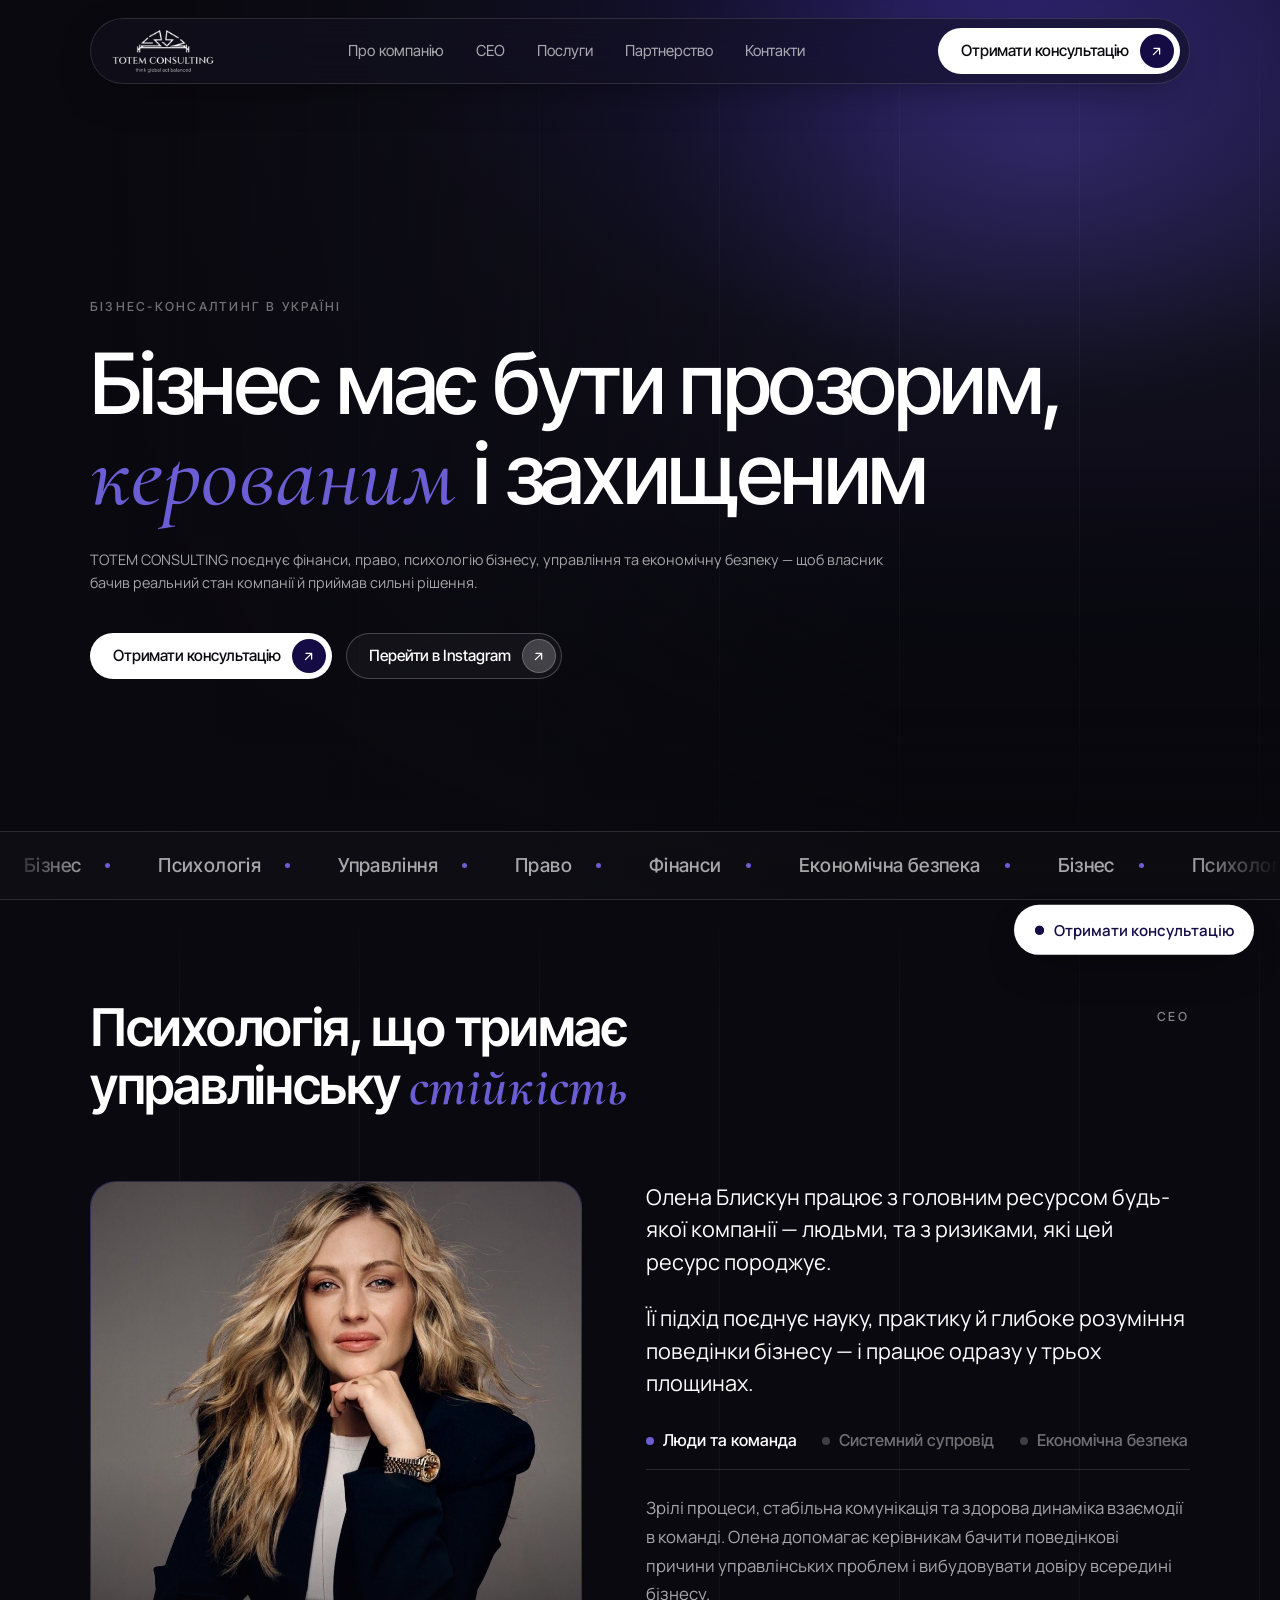
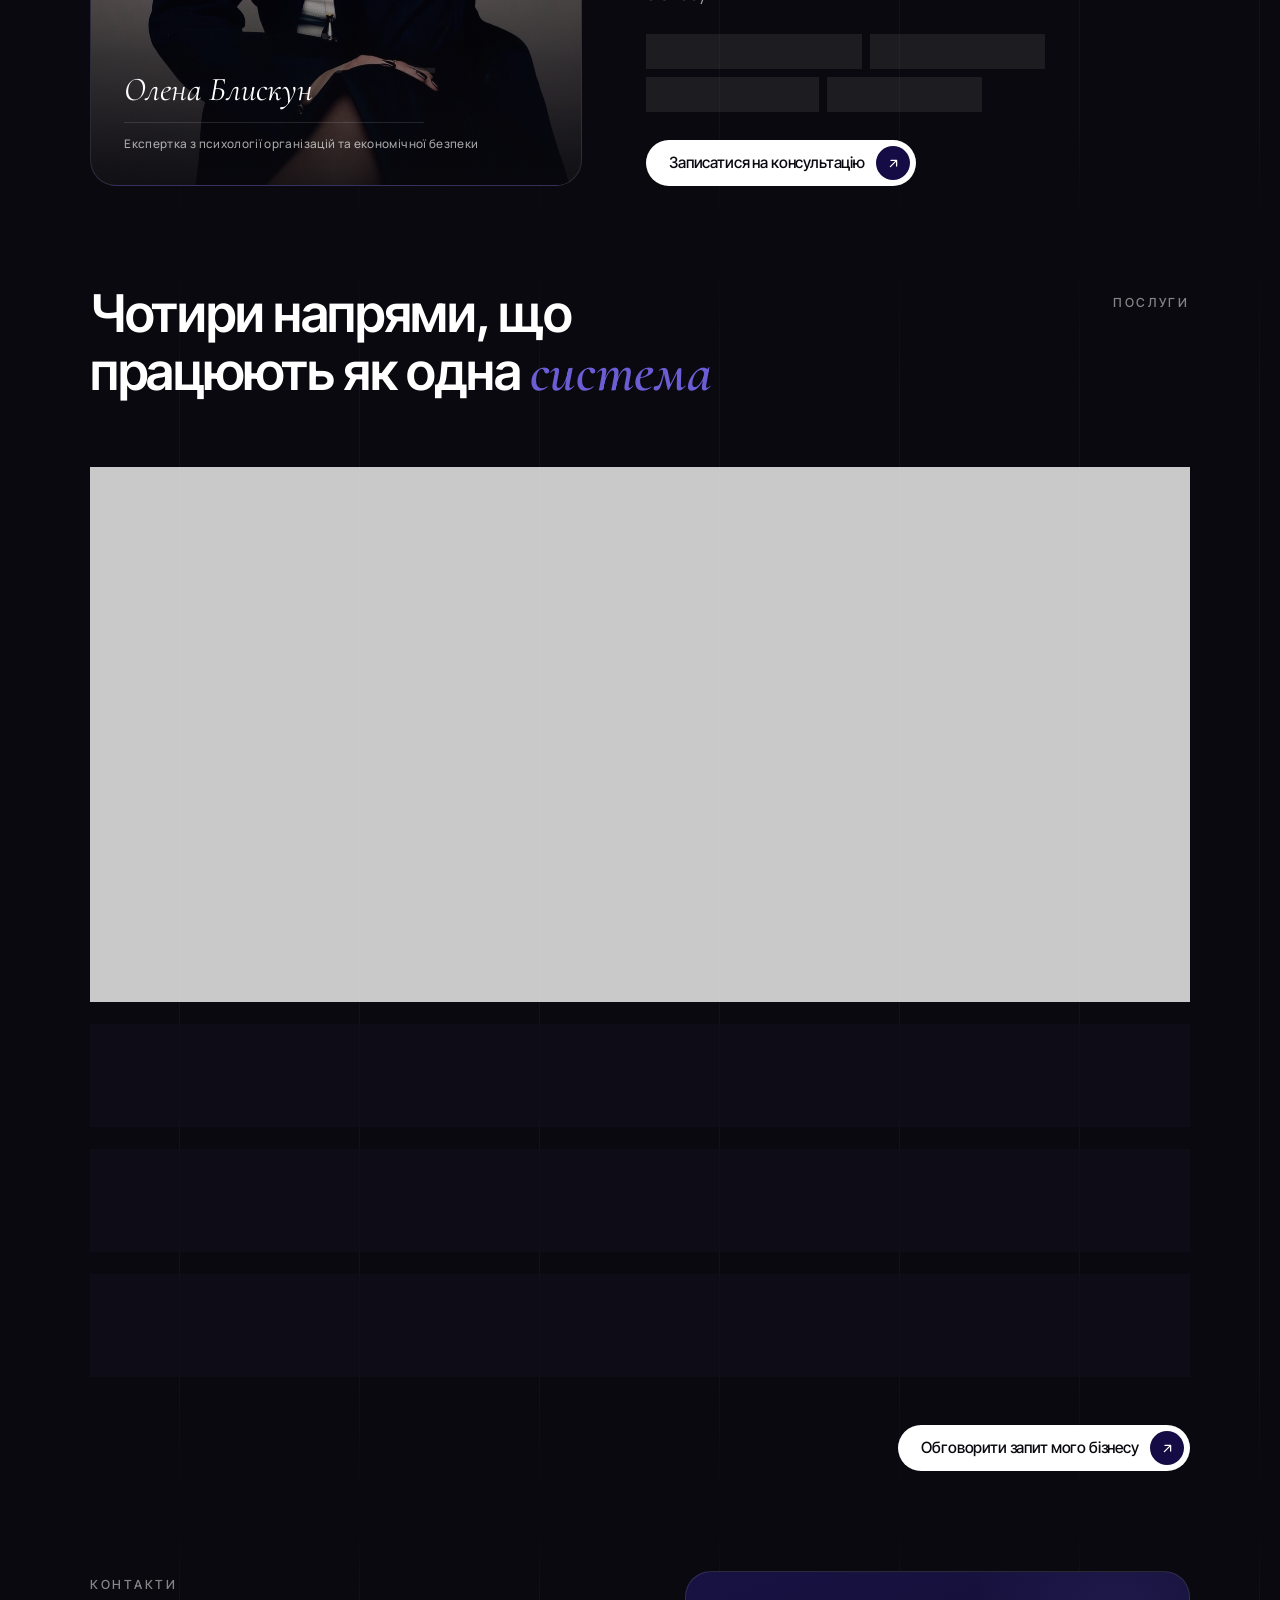
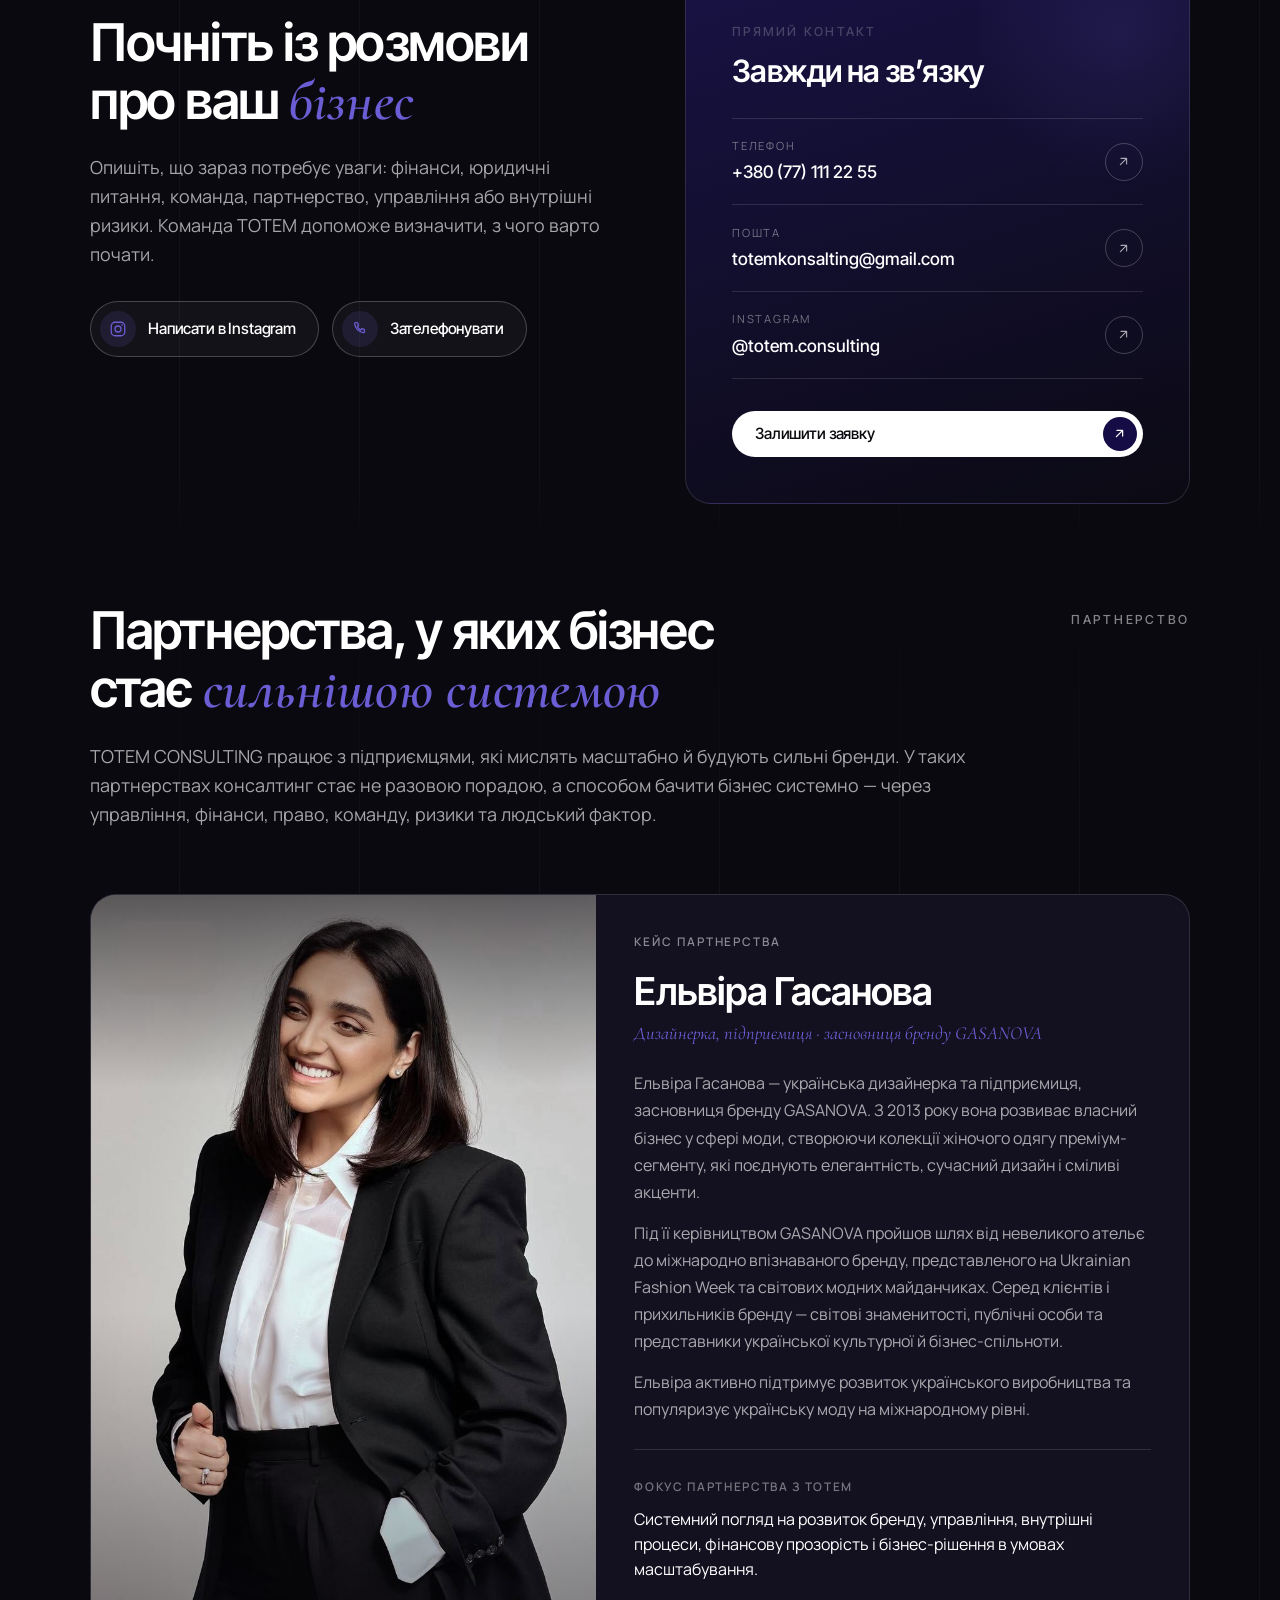
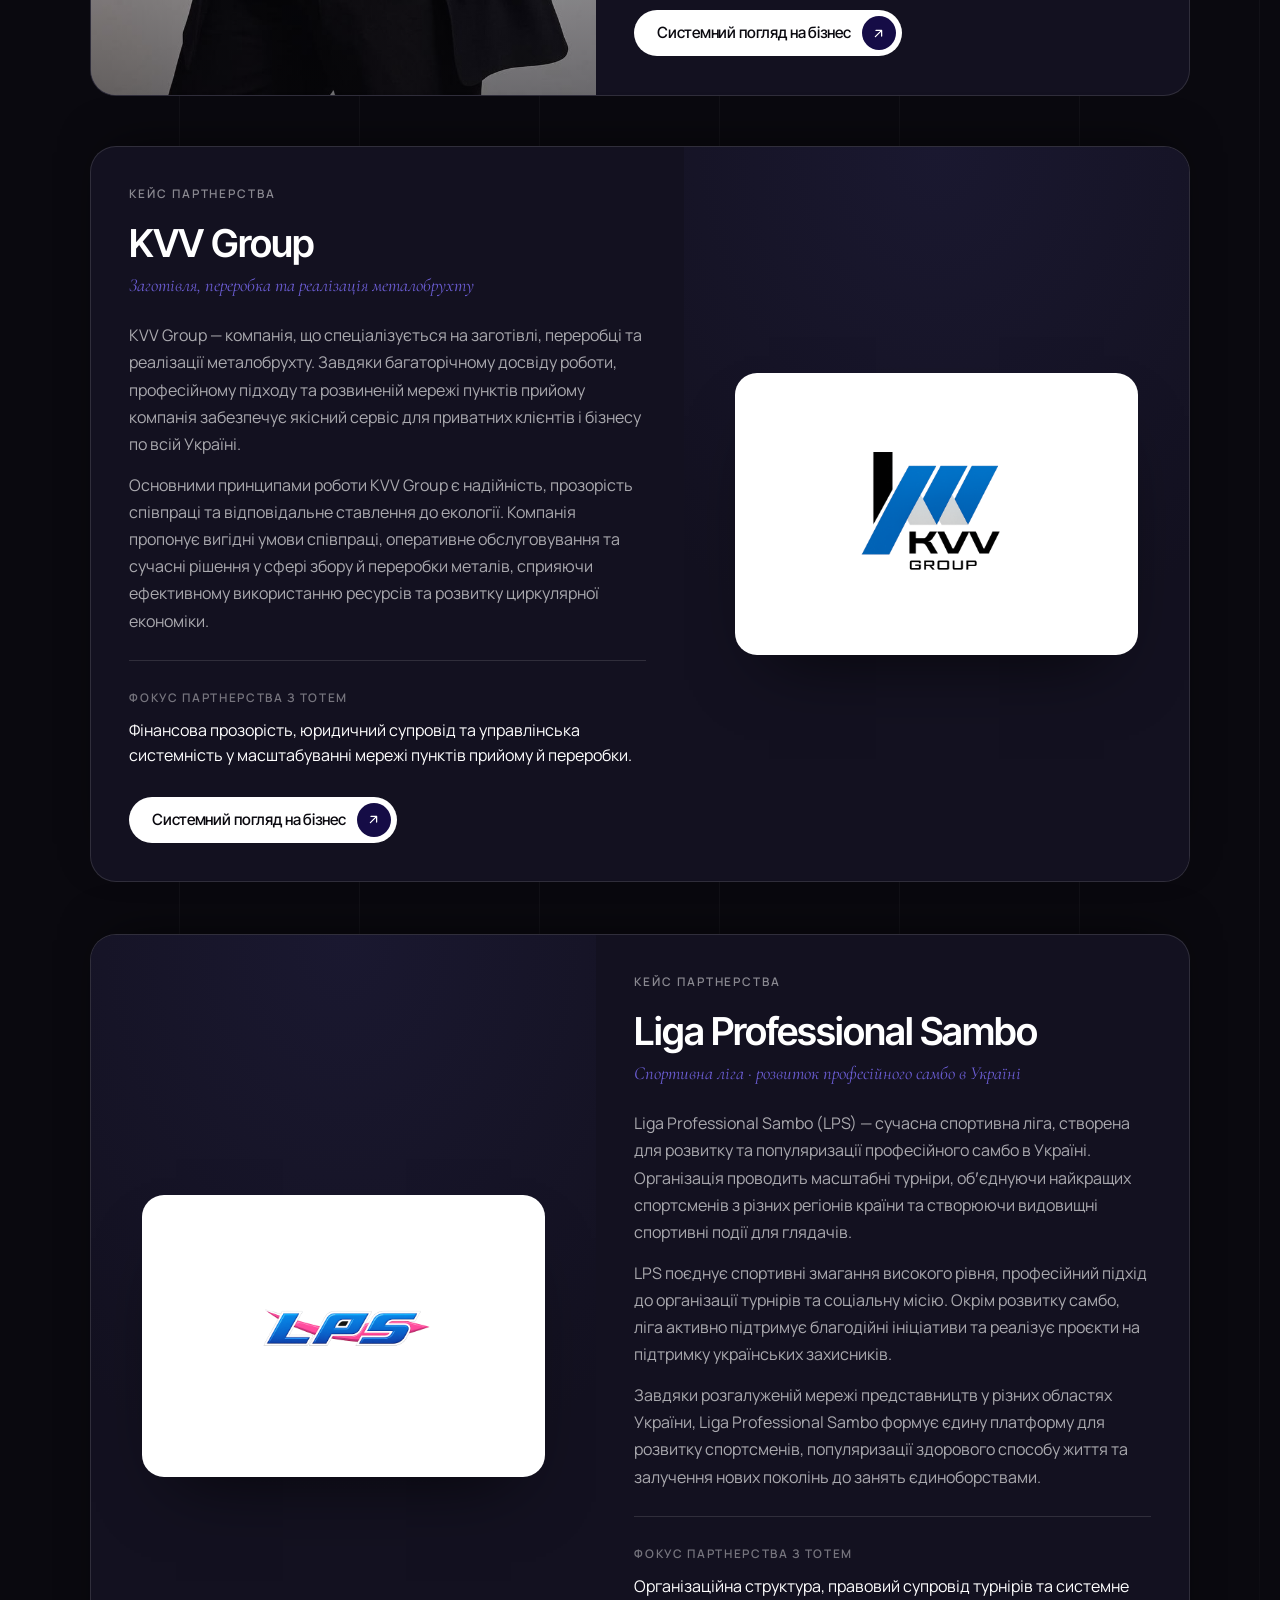
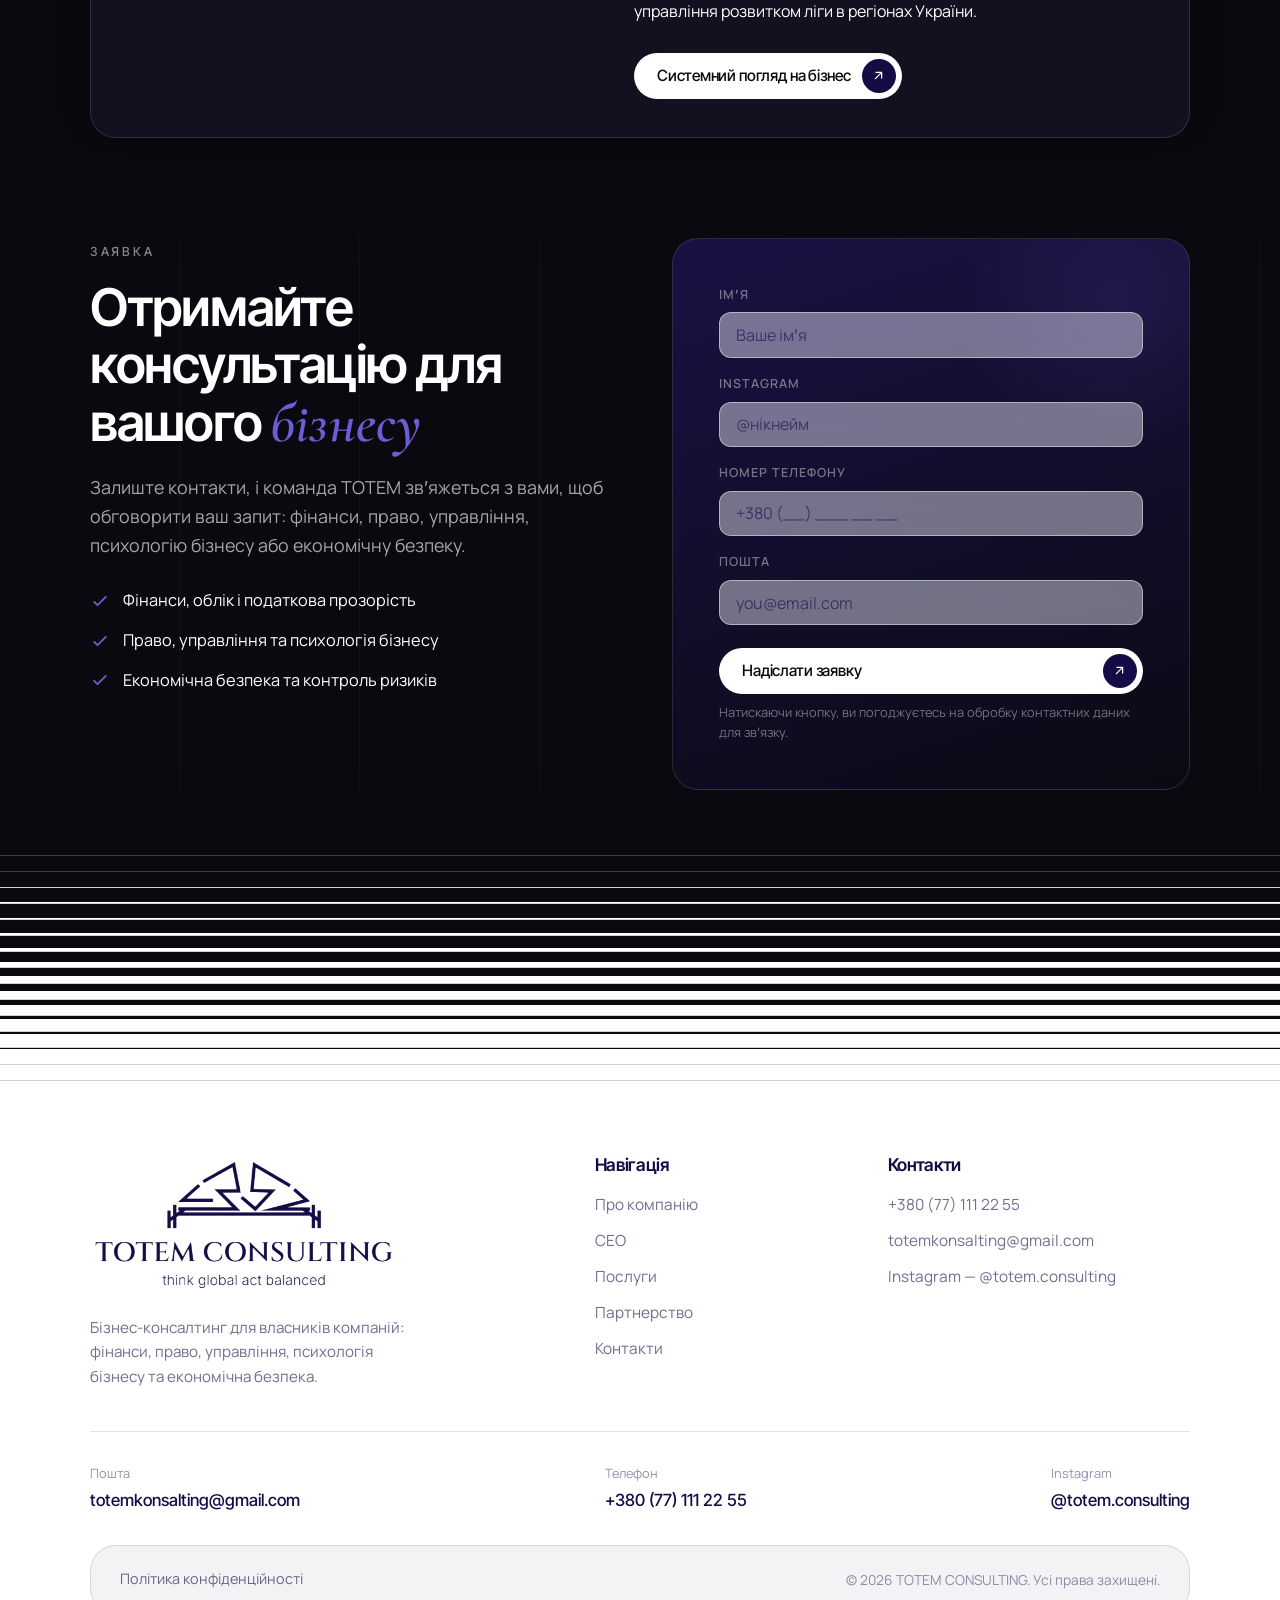
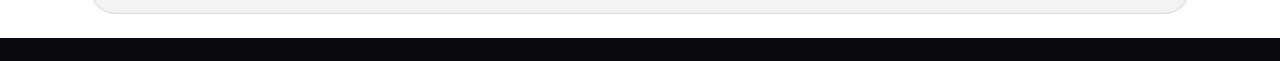
<file: index.html>
<!DOCTYPE html>
<html lang="uk">
<head>
  <meta charset="UTF-8">
  <meta name="viewport" content="width=device-width, initial-scale=1.0, viewport-fit=cover">
  <title>TOTEM CONSULTING — бізнес-консалтинг, психологія бізнесу, фінанси, право та управління</title>
  <meta name="description" content="TOTEM CONSULTING допомагає власникам бізнесу структурувати фінанси, право, управління, психологію бізнесу та економічну безпеку. Робимо бізнес прозорим і керованим.">
  <meta property="og:type" content="website">
  <meta property="og:title" content="TOTEM CONSULTING — бізнес-консалтинг для власників компаній">
  <meta property="og:description" content="Фінанси, право, управління, психологія бізнесу та економічна безпека. Робимо бізнес прозорим, керованим і захищеним.">
  <meta property="og:locale" content="uk_UA">
  <meta name="theme-color" content="#0a090f">

  <link rel="preconnect" href="https://fonts.googleapis.com">
  <link rel="preconnect" href="https://fonts.gstatic.com" crossorigin>
  <link href="https://fonts.googleapis.com/css2?family=Inter+Tight:wght@400;500;600;700&family=Manrope:wght@400;500;600;700&family=Cormorant+Garamond:ital,wght@1,500;1,600;1,700&display=swap" rel="stylesheet">
  <link rel="stylesheet" href="css/styles.css">
  <!-- enable preloader only when JS is available (no-JS users see content immediately) -->
  <script>document.documentElement.classList.add('has-pl');</script>
  <link rel="icon" href="data:image/svg+xml,%3Csvg xmlns='http://www.w3.org/2000/svg' viewBox='0 0 32 32'%3E%3Crect width='32' height='32' fill='%230a090f'/%3E%3Ctext x='16' y='23' font-family='Georgia' font-style='italic' font-size='18' fill='%23ffffff' text-anchor='middle'%3ET%3C/text%3E%3C/svg%3E">

  <script type="application/ld+json">
  {
    "@context": "https://schema.org",
    "@type": "ProfessionalService",
    "name": "TOTEM CONSULTING",
    "description": "Бізнес-консалтинг для власників компаній: фінанси, право, управління, психологія бізнесу та економічна безпека.",
    "areaServed": "UA",
    "telephone": "+380771112255",
    "email": "totemkonsalting@gmail.com",
    "sameAs": ["https://www.instagram.com/totem.consulting"]
  }
  </script>
</head>
<body id="top" class="pl-active">

  <!-- ============ 0. PRELOADER (aperture split-reveal) ============ -->
  <div class="preloader" id="preloader" role="status" aria-live="polite" aria-label="Завантаження сайту TOTEM CONSULTING">
    <div class="pl-grid" aria-hidden="true"></div>
    <div class="pl-stage">
      <div class="pl-frame" aria-hidden="true">
        <span class="pl-logo"></span>
        <span class="pl-sheen"></span>
        <span class="pl-shutter pl-shutter--top"></span>
        <span class="pl-shutter pl-shutter--bottom"></span>
        <span class="pl-seam"></span>
      </div>
      <span class="pl-word">TOTEM CONSULTING</span>
      <span class="pl-rule" aria-hidden="true"></span>
    </div>
  </div>

  <!-- ============ 1. ШАПКА ============ -->
  <header class="header" id="header">
    <div class="container">
      <div class="nav-pill">
        <a href="#top" class="brand" aria-label="TOTEM CONSULTING — на головну">
          <img class="brand-logo" src="assets/totem-logo-white.png" alt="TOTEM CONSULTING">
        </a>
        <nav class="nav" aria-label="Головна навігація">
          <a href="#about" class="nav-link">Про компанію</a>
          <a href="#ceo" class="nav-link">CEO</a>
          <a href="#services" class="nav-link">Послуги</a>
          <a href="#partners" class="nav-link">Партнерство</a>
          <a href="#contacts" class="nav-link">Контакти</a>
        </nav>
        <div class="header-right">
          <button class="btn" data-open-popup>
            Отримати консультацію
            <span class="btn-circle" aria-hidden="true">
              <svg viewBox="0 0 24 24" fill="none"><path d="M7 17 17 7M17 7H8M17 7v9" stroke="currentColor" stroke-width="2" stroke-linecap="round" stroke-linejoin="round"/></svg>
              <svg viewBox="0 0 24 24" fill="none"><path d="M7 17 17 7M17 7H8M17 7v9" stroke="currentColor" stroke-width="2" stroke-linecap="round" stroke-linejoin="round"/></svg>
            </span>
          </button>
          <button class="burger" id="burger" aria-label="Відкрити меню" aria-expanded="false"><span></span><span></span><span></span></button>
        </div>
      </div>
    </div>
  </header>

  <div class="mobile-menu" id="mobileMenu">
    <nav aria-label="Мобільна навігація">
      <a href="#about" class="m-link" data-mclose>Про компанію <span>01</span></a>
      <a href="#ceo" class="m-link" data-mclose>CEO <span>02</span></a>
      <a href="#services" class="m-link" data-mclose>Послуги <span>03</span></a>
      <a href="#partners" class="m-link" data-mclose>Партнерство <span>04</span></a>
      <a href="#contacts" class="m-link" data-mclose>Контакти <span>05</span></a>
    </nav>
    <div class="mobile-contacts">
      <a href="https://www.instagram.com/totem.consulting?igsh=ZHdnNnczNXMxYWps" target="_blank" rel="noopener">Instagram — @totem.consulting</a>
      <a href="mailto:totemkonsalting@gmail.com">totemkonsalting@gmail.com</a>
      <a href="tel:+380771112255">+380 (77) 111 22 55</a>
    </div>
  </div>

  <main>

    <!-- ============ 2. CTA-БАНЕР ПРО КОМПАНІЮ ============ -->
    <section class="hero" id="about">
      <!-- Мінімалістичне преміальне тло: ледь помітні вертикальні лінії -->
      <div class="hero-lines" aria-hidden="true"></div>
      <div class="hero-overlay" aria-hidden="true"></div>
      <div class="container">
        <div class="hero-body">
          <span class="eyebrow reveal">Бізнес-консалтинг в Україні</span>
          <h1 class="reveal" data-delay="1" style="margin-top:1.4rem;">
            Бізнес має бути прозорим, <span class="serif">керованим</span> <span class="nowrap">і захищеним</span>
          </h1>
          <p class="hero-sub reveal" data-delay="2">
            TOTEM CONSULTING поєднує фінанси, право, психологію бізнесу, управління
            та економічну безпеку — щоб власник бачив реальний стан компанії
            й приймав сильні рішення.
          </p>
          <div class="hero-actions reveal" data-delay="3">
            <button class="btn" data-open-popup>
              Отримати консультацію
              <span class="btn-circle" aria-hidden="true">
                <svg viewBox="0 0 24 24" fill="none"><path d="M7 17 17 7M17 7H8M17 7v9" stroke="currentColor" stroke-width="2" stroke-linecap="round" stroke-linejoin="round"/></svg>
                <svg viewBox="0 0 24 24" fill="none"><path d="M7 17 17 7M17 7H8M17 7v9" stroke="currentColor" stroke-width="2" stroke-linecap="round" stroke-linejoin="round"/></svg>
              </span>
            </button>
            <a class="btn btn--line" href="https://www.instagram.com/totem.consulting?igsh=ZHdnNnczNXMxYWps" target="_blank" rel="noopener">
              Перейти в Instagram
              <span class="btn-circle" aria-hidden="true">
                <svg viewBox="0 0 24 24" fill="none"><path d="M7 17 17 7M17 7H8M17 7v9" stroke="currentColor" stroke-width="2" stroke-linecap="round" stroke-linejoin="round"/></svg>
                <svg viewBox="0 0 24 24" fill="none"><path d="M7 17 17 7M17 7H8M17 7v9" stroke="currentColor" stroke-width="2" stroke-linecap="round" stroke-linejoin="round"/></svg>
              </span>
            </a>
          </div>
        </div>
      </div>
      <div class="hero-markers" aria-label="Напрями експертизи">
        <div class="hm-viewport">
          <div class="hm-track">
            <span class="hm-item">Бізнес</span><span class="hm-item">Психологія</span><span class="hm-item">Управління</span><span class="hm-item">Право</span><span class="hm-item">Фінанси</span><span class="hm-item">Економічна безпека</span>
            <span class="hm-item" aria-hidden="true">Бізнес</span><span class="hm-item" aria-hidden="true">Психологія</span><span class="hm-item" aria-hidden="true">Управління</span><span class="hm-item" aria-hidden="true">Право</span><span class="hm-item" aria-hidden="true">Фінанси</span><span class="hm-item" aria-hidden="true">Економічна безпека</span>
            <span class="hm-item" aria-hidden="true">Бізнес</span><span class="hm-item" aria-hidden="true">Психологія</span><span class="hm-item" aria-hidden="true">Управління</span><span class="hm-item" aria-hidden="true">Право</span><span class="hm-item" aria-hidden="true">Фінанси</span><span class="hm-item" aria-hidden="true">Економічна безпека</span>
          </div>
        </div>
      </div>
    </section>

    <!-- ============ 3. CEO ============ -->
    <section class="section" id="ceo">
      <div class="container">
        <div class="head-row reveal">
          <div class="head-main">
            <h2 class="h2">Психологія, що тримає управлінську <span class="serif">стійкість</span></h2>
          </div>
          <div class="head-aside">
            <span class="eyebrow head-tag">CEO</span>
          </div>
        </div>

        <div class="ceo-grid">
          <div class="ceo-card reveal" role="img" aria-label="Олена Блискун, CEO TOTEM CONSULTING">
            <img class="ceo-photo" src="assets/olena-blyskun.jpg" alt="Олена Блискун — CEO TOTEM CONSULTING">
            <div class="vc-inner">
              <p class="vc-name">Олена Блискун</p>
              <p class="vc-role">Експертка з психології організацій та економічної безпеки</p>
            </div>
          </div>

          <div class="ceo-text reveal" data-delay="1">
            <p class="lead ceo-lead">Олена Блискун працює з головним ресурсом будь-якої компанії — людьми, та з ризиками, які цей ресурс породжує.</p>
            <p class="ceo-intro">Її підхід поєднує науку, практику й глибоке розуміння поведінки бізнесу — і працює одразу у трьох площинах.</p>
            <div class="value-tabs" role="tablist" aria-label="Площини роботи CEO">
              <button class="value-tab active" data-vtab="v1" role="tab">Люди та команда</button>
              <button class="value-tab" data-vtab="v2" role="tab">Системний супровід</button>
              <button class="value-tab" data-vtab="v3" role="tab">Економічна безпека</button>
            </div>
            <div class="value-panel active" id="v1" role="tabpanel"><p>Зрілі процеси, стабільна комунікація та здорова динаміка взаємодії в команді. Олена допомагає керівникам бачити поведінкові причини управлінських проблем і вибудовувати довіру всередині бізнесу.</p></div>
            <div class="value-panel" id="v2" role="tabpanel"><p>Не разові поради, а постійний супровід, що підтримує людський баланс і посилює управлінську стійкість. Науковість поєднується з практичністю та розумінням реальних механізмів бізнесу.</p></div>
            <div class="value-panel" id="v3" role="tabpanel"><p>Погляд на бізнес через призму ризиків, загроз, внутрішньої стабільності та механік захищеності компанії. Як керівниця економічної безпеки, Олена додає роботі команди комплексності.</p></div>
            <div class="ceo-creds">
              <span class="cred">Докторка психологічних наук</span>
              <span class="cred">Професорка психології</span>
              <span class="cred">Психологія організацій</span>
              <span class="cred">Економічна безпека</span>
            </div>
            <button class="btn" data-open-popup style="margin-top:1.8rem;">
              Записатися на консультацію
              <span class="btn-circle" aria-hidden="true">
                <svg viewBox="0 0 24 24" fill="none"><path d="M7 17 17 7M17 7H8M17 7v9" stroke="currentColor" stroke-width="2" stroke-linecap="round" stroke-linejoin="round"/></svg>
                <svg viewBox="0 0 24 24" fill="none"><path d="M7 17 17 7M17 7H8M17 7v9" stroke="currentColor" stroke-width="2" stroke-linecap="round" stroke-linejoin="round"/></svg>
              </span>
            </button>
          </div>
        </div>
      </div>
    </section>

    <!-- ============ 4. ПОСЛУГИ ============ -->
    <section class="section section--alt" id="services">
      <div class="container">
        <div class="head-row reveal">
          <div class="head-main head-main--services">
            <h2 class="h2">Чотири напрями, що працюють як одна <span class="serif">система</span></h2>
          </div>
          <div class="head-aside">
            <span class="eyebrow head-tag">Послуги</span>
          </div>
        </div>

        <div class="acc reveal" data-delay="1">
          <div class="acc-item open">
            <button class="acc-head" aria-expanded="true"><span class="acc-num">(01)</span><span class="acc-title">Психологія бізнесу</span><span class="acc-toggle" aria-hidden="true"></span></button>
            <div class="acc-body"><div class="acc-inner">
              <div>
                <p class="acc-desc">TOTEM аналізує не лише процеси, а й поведінкові причини управлінських проблем: конфлікти, втрату відповідальності, вигорання, токсичні комунікації, партнерські напруження та приховані ризики в команді.</p>
                <p class="acc-quote">Ми не лікуємо бізнес. Ми допомагаємо побачити, де система втратила ясність, відповідальність і контроль.</p>
              </div>
              <ul class="acc-list">
                <li>Психологічний аудит команди</li><li>Психологія власника та керівника</li><li>Діагностика управлінських помилок</li><li>Супровід партнерств</li><li>Антикризова психологія для бізнесу</li><li>Оцінка персоналу</li><li>Психологія переговорів</li><li>Психологія корпоративної культури</li><li>Профілактика професійного вигорання</li><li>Консультації для власників бізнесу</li><li>Behavioral consulting</li><li>Психологічна безпека бізнесу</li>
              </ul>
            </div></div>
          </div>
          <div class="acc-item">
            <button class="acc-head" aria-expanded="false"><span class="acc-num">(02)</span><span class="acc-title">Фінанси</span><span class="acc-toggle" aria-hidden="true"></span></button>
            <div class="acc-body"><div class="acc-inner">
              <div><p class="acc-desc">TOTEM допомагає власнику бачити реальний фінансовий стан бізнесу, контролювати цифри, податки, облік, ризики та внутрішні процеси.</p></div>
              <ul class="acc-list">
                <li>Реєстрація та супровід ФОП</li><li>Реєстрація та ведення ТОВ</li><li>Бухгалтерський супровід бізнесу</li><li>Податкова звітність</li><li>Супровід ПДВ</li><li>Фінансовий аудит бізнесу</li><li>Управлінський облік</li><li>Оптимізація бізнес-процесів</li><li>Супровід перевірок</li><li>Фінансова безпека бізнесу</li><li>Консультації для бізнесу</li><li>Аутсорсинг фінансового відділу</li>
              </ul>
            </div></div>
          </div>
          <div class="acc-item">
            <button class="acc-head" aria-expanded="false"><span class="acc-num">(03)</span><span class="acc-title">Юридичні послуги</span><span class="acc-toggle" aria-hidden="true"></span></button>
            <div class="acc-body"><div class="acc-inner">
              <div><p class="acc-desc">Юридичний супровід TOTEM допомагає бізнесу зменшувати правові ризики, правильно оформлювати домовленості, захищати інтереси компанії та приймати рішення з урахуванням юридичних наслідків.</p></div>
              <ul class="acc-list">
                <li>Юридичний супровід бізнесу</li><li>Розробка та аналіз договорів</li><li>Договірний супровід</li><li>Супровід ФОП та ТОВ</li><li>Правовий аудит бізнесу</li><li>Супровід перевірок і держорганів</li><li>Юридичний супровід партнерств</li><li>Претензійна та досудова робота</li><li>Корпоративне право</li><li>Супровід бізнес-рішень</li><li>Партнерство з адвокатськими обʼєднаннями</li><li>Робота з профільними юристами</li>
              </ul>
            </div></div>
          </div>
          <div class="acc-item">
            <button class="acc-head" aria-expanded="false"><span class="acc-num">(04)</span><span class="acc-title">Економічна безпека бізнесу</span><span class="acc-toggle" aria-hidden="true"></span></button>
            <div class="acc-body"><div class="acc-inner">
              <div>
                <p class="acc-desc">TOTEM допомагає власникам бачити ризики раніше, ніж вони стають кризою: у фінансах, команді, партнерах, документах, процесах і репутації.</p>
                <p class="acc-quote">TOTEM допомагає бізнесу бачити ризики до того, як вони стають проблемою.</p>
              </div>
              <ul class="acc-list">
                <li>Аналіз бізнес-ризиків</li><li>Аудит внутрішніх процесів</li><li>Аналіз репутаційних і фінансових ризиків</li><li>Комплексний аналіз вразливостей бізнесу</li><li>Конфіденційний супровід бізнесу</li><li>Перевірка надійності внутрішніх процесів</li><li>Антикризовий супровід власників</li><li>Супровід складних переговорів</li>
              </ul>
            </div></div>
          </div>
        </div>

        <div class="acc-cta reveal">
          <button class="btn" data-open-popup>
            Обговорити запит мого бізнесу
            <span class="btn-circle" aria-hidden="true">
              <svg viewBox="0 0 24 24" fill="none"><path d="M7 17 17 7M17 7H8M17 7v9" stroke="currentColor" stroke-width="2" stroke-linecap="round" stroke-linejoin="round"/></svg>
              <svg viewBox="0 0 24 24" fill="none"><path d="M7 17 17 7M17 7H8M17 7v9" stroke="currentColor" stroke-width="2" stroke-linecap="round" stroke-linejoin="round"/></svg>
            </span>
          </button>
        </div>
      </div>
    </section>

    <!-- ============ 5. КОНТАКТНА ГРУПА ============ -->
    <section class="section" id="contacts">
      <div class="container">
        <div class="contact-grid">
          <div class="contact-intro reveal">
            <span class="eyebrow eyebrow--accent">Контакти</span>
            <h2 class="h2" style="margin-top:1.2rem;">Почніть із розмови про ваш <span class="serif">бізнес</span></h2>
            <p class="lead" style="margin-top:1.3rem;">Опишіть, що зараз потребує уваги: фінанси, юридичні питання, команда, партнерство, управління або внутрішні ризики. Команда TOTEM допоможе визначити, з чого варто почати.</p>
            <div class="contact-actions">
              <a class="btn btn--icon" href="https://www.instagram.com/totem.consulting?igsh=ZHdnNnczNXMxYWps" target="_blank" rel="noopener">
                <span class="btn-ico" aria-hidden="true"><svg viewBox="0 0 24 24" fill="none"><rect x="3" y="3" width="18" height="18" rx="5" stroke="currentColor" stroke-width="1.7"/><circle cx="12" cy="12" r="4" stroke="currentColor" stroke-width="1.7"/><circle cx="17.4" cy="6.6" r="1.1" fill="currentColor"/></svg></span>
                Написати в Instagram
              </a>
              <a class="btn btn--icon" href="tel:+380771112255">
                <span class="btn-ico" aria-hidden="true"><svg viewBox="0 0 24 24" fill="none"><path d="M6.6 3.5 9 3.9l1 3.4-1.7 1.4a12 12 0 0 0 4.6 4.6l1.4-1.7 3.4 1 .4 2.4a1.6 1.6 0 0 1-1.7 1.8A14.6 14.6 0 0 1 4.8 5.2 1.6 1.6 0 0 1 6.6 3.5Z" stroke="currentColor" stroke-width="1.7" stroke-linejoin="round"/></svg></span>
                Зателефонувати
              </a>
            </div>
          </div>
          <div class="contact-card reveal" data-delay="1">
            <span class="eyebrow eyebrow--soft">Прямий контакт</span>
            <h3>Завжди на звʼязку</h3>
            <div class="bold-rows">
              <a class="bold-row" href="tel:+380771112255">
                <span class="br-meta"><span class="br-label">Телефон</span><span class="br-value">+380 (77) 111 22 55</span></span>
                <span class="br-go" aria-hidden="true"><svg viewBox="0 0 24 24" fill="none"><path d="M7 17 17 7M17 7H8M17 7v9" stroke="currentColor" stroke-width="1.8" stroke-linecap="round" stroke-linejoin="round"/></svg></span>
              </a>
              <a class="bold-row" href="mailto:totemkonsalting@gmail.com">
                <span class="br-meta"><span class="br-label">Пошта</span><span class="br-value">totemkonsalting@gmail.com</span></span>
                <span class="br-go" aria-hidden="true"><svg viewBox="0 0 24 24" fill="none"><path d="M7 17 17 7M17 7H8M17 7v9" stroke="currentColor" stroke-width="1.8" stroke-linecap="round" stroke-linejoin="round"/></svg></span>
              </a>
              <a class="bold-row" href="https://www.instagram.com/totem.consulting?igsh=ZHdnNnczNXMxYWps" target="_blank" rel="noopener">
                <span class="br-meta"><span class="br-label">Instagram</span><span class="br-value">@totem.consulting</span></span>
                <span class="br-go" aria-hidden="true"><svg viewBox="0 0 24 24" fill="none"><path d="M7 17 17 7M17 7H8M17 7v9" stroke="currentColor" stroke-width="1.8" stroke-linecap="round" stroke-linejoin="round"/></svg></span>
              </a>
            </div>
            <button class="btn btn--block" data-open-popup>
              Залишити заявку
              <span class="btn-circle" aria-hidden="true">
                <svg viewBox="0 0 24 24" fill="none"><path d="M7 17 17 7M17 7H8M17 7v9" stroke="currentColor" stroke-width="2" stroke-linecap="round" stroke-linejoin="round"/></svg>
                <svg viewBox="0 0 24 24" fill="none"><path d="M7 17 17 7M17 7H8M17 7v9" stroke="currentColor" stroke-width="2" stroke-linecap="round" stroke-linejoin="round"/></svg>
              </span>
            </button>
          </div>
        </div>
      </div>
    </section>

    <!-- ============ 6. ПАРТНЕРСТВО З ГАСАНОВОЮ (кейс) ============ -->
    <section class="section section--alt" id="partners">
      <div class="container">
        <div class="head-row reveal">
          <div class="head-main head-main--partners">
            <h2 class="h2">Партнерства, у яких бізнес стає <span class="serif">сильнішою системою</span></h2>
            <p class="lead">TOTEM CONSULTING працює з підприємцями, які мислять масштабно й будують сильні бренди. У таких партнерствах консалтинг стає не разовою порадою, а способом бачити бізнес системно — через управління, фінанси, право, команду, ризики та людський фактор.</p>
          </div>
          <div class="head-aside">
            <span class="eyebrow head-tag">Партнерство</span>
          </div>
        </div>

        <div class="cases">
          <article class="case reveal" data-delay="1">
          <div class="case-media">
            <div class="case-brand"><img src="assets/gasanova-logo-white.png" alt="Логотип бренду GASANOVA"></div>
            <img class="photo" src="assets/elvira-gasanova.jpeg" alt="Ельвіра Гасанова — засновниця бренду GASANOVA">
          </div>
          <div class="case-body">
            <span class="case-eyebrow">Кейс партнерства</span>
            <h3 class="case-name">Ельвіра Гасанова</h3>
            <p class="case-role">Дизайнерка, підприємиця · засновниця бренду GASANOVA</p>
            <div class="case-desc">
              <p>Ельвіра Гасанова — українська дизайнерка та підприємиця, засновниця бренду GASANOVA. З 2013 року вона розвиває власний бізнес у сфері моди, створюючи колекції жіночого одягу преміум-сегменту, які поєднують елегантність, сучасний дизайн і сміливі акценти.</p>
              <p>Під її керівництвом GASANOVA пройшов шлях від невеликого ательє до міжнародно впізнаваного бренду, представленого на Ukrainian Fashion Week та світових модних майданчиках. Серед клієнтів і прихильників бренду — світові знаменитості, публічні особи та представники української культурної й бізнес-спільноти.</p>
              <p>Ельвіра активно підтримує розвиток українського виробництва та популяризує українську моду на міжнародному рівні.</p>
            </div>
            <div class="case-focus">
              <span class="cf-label">Фокус партнерства з TOTEM</span>
              <p>Системний погляд на розвиток бренду, управління, внутрішні процеси, фінансову прозорість і бізнес-рішення в умовах масштабування.</p>
            </div>
            <button class="btn" data-open-popup>
              Системний погляд на бізнес
              <span class="btn-circle" aria-hidden="true">
                <svg viewBox="0 0 24 24" fill="none"><path d="M7 17 17 7M17 7H8M17 7v9" stroke="currentColor" stroke-width="2" stroke-linecap="round" stroke-linejoin="round"/></svg>
                <svg viewBox="0 0 24 24" fill="none"><path d="M7 17 17 7M17 7H8M17 7v9" stroke="currentColor" stroke-width="2" stroke-linecap="round" stroke-linejoin="round"/></svg>
              </span>
            </button>
          </div>
          </article>

          <article class="case case--rev reveal" data-delay="1">
            <div class="case-media case-media--brand">
              <div class="brand-plate"><img src="assets/kvv-group-logo.png" alt="Логотип KVV Group"></div>
            </div>
            <div class="case-body">
              <span class="case-eyebrow">Кейс партнерства</span>
              <h3 class="case-name">KVV Group</h3>
              <p class="case-role">Заготівля, переробка та реалізація металобрухту</p>
              <div class="case-desc">
                <p>KVV Group — компанія, що спеціалізується на заготівлі, переробці та реалізації металобрухту. Завдяки багаторічному досвіду роботи, професійному підходу та розвиненій мережі пунктів прийому компанія забезпечує якісний сервіс для приватних клієнтів і бізнесу по всій Україні.</p>
                <p>Основними принципами роботи KVV Group є надійність, прозорість співпраці та відповідальне ставлення до екології. Компанія пропонує вигідні умови співпраці, оперативне обслуговування та сучасні рішення у сфері збору й переробки металів, сприяючи ефективному використанню ресурсів та розвитку циркулярної економіки.</p>
              </div>
              <div class="case-focus">
                <span class="cf-label">Фокус партнерства з TOTEM</span>
                <p>Фінансова прозорість, юридичний супровід та управлінська системність у масштабуванні мережі пунктів прийому й переробки.</p>
              </div>
              <button class="btn" data-open-popup>
                Системний погляд на бізнес
                <span class="btn-circle" aria-hidden="true">
                  <svg viewBox="0 0 24 24" fill="none"><path d="M7 17 17 7M17 7H8M17 7v9" stroke="currentColor" stroke-width="2" stroke-linecap="round" stroke-linejoin="round"/></svg>
                  <svg viewBox="0 0 24 24" fill="none"><path d="M7 17 17 7M17 7H8M17 7v9" stroke="currentColor" stroke-width="2" stroke-linecap="round" stroke-linejoin="round"/></svg>
                </span>
              </button>
            </div>
          </article>

          <article class="case reveal" data-delay="1">
            <div class="case-media case-media--brand">
              <div class="brand-plate"><img src="assets/lps-logo.png" alt="Логотип Liga Professional Sambo"></div>
            </div>
            <div class="case-body">
              <span class="case-eyebrow">Кейс партнерства</span>
              <h3 class="case-name">Liga Professional Sambo</h3>
              <p class="case-role">Спортивна ліга · розвиток професійного самбо в Україні</p>
              <div class="case-desc">
                <p>Liga Professional Sambo (LPS) — сучасна спортивна ліга, створена для розвитку та популяризації професійного самбо в Україні. Організація проводить масштабні турніри, обʼєднуючи найкращих спортсменів з різних регіонів країни та створюючи видовищні спортивні події для глядачів.</p>
                <p>LPS поєднує спортивні змагання високого рівня, професійний підхід до організації турнірів та соціальну місію. Окрім розвитку самбо, ліга активно підтримує благодійні ініціативи та реалізує проєкти на підтримку українських захисників.</p>
                <p>Завдяки розгалуженій мережі представництв у різних областях України, Liga Professional Sambo формує єдину платформу для розвитку спортсменів, популяризації здорового способу життя та залучення нових поколінь до занять єдиноборствами.</p>
              </div>
              <div class="case-focus">
                <span class="cf-label">Фокус партнерства з TOTEM</span>
                <p>Організаційна структура, правовий супровід турнірів та системне управління розвитком ліги в регіонах України.</p>
              </div>
              <button class="btn" data-open-popup>
                Системний погляд на бізнес
                <span class="btn-circle" aria-hidden="true">
                  <svg viewBox="0 0 24 24" fill="none"><path d="M7 17 17 7M17 7H8M17 7v9" stroke="currentColor" stroke-width="2" stroke-linecap="round" stroke-linejoin="round"/></svg>
                  <svg viewBox="0 0 24 24" fill="none"><path d="M7 17 17 7M17 7H8M17 7v9" stroke="currentColor" stroke-width="2" stroke-linecap="round" stroke-linejoin="round"/></svg>
                </span>
              </button>
            </div>
          </article>
        </div>
      </div>
    </section>

    <!-- ============ 7. CTA-ФОРМА ============ -->
    <section class="section">
      <div class="container">
        <div class="cta-bold reveal">
          <div class="cta-intro">
            <span class="eyebrow eyebrow--accent">Заявка</span>
            <h2 class="h2" style="margin-top:1.1rem;">Отримайте консультацію для вашого <span class="serif">бізнесу</span></h2>
            <p class="lead" style="margin-top:1.2rem;">Залиште контакти, і команда TOTEM звʼяжеться з вами, щоб обговорити ваш запит: фінанси, право, управління, психологію бізнесу або економічну безпеку.</p>
            <ul class="cta-checks">
              <li><svg viewBox="0 0 24 24" fill="none"><path d="M5 13l4 4L19 7" stroke="currentColor" stroke-width="2.2" stroke-linecap="round" stroke-linejoin="round"/></svg> Фінанси, облік і податкова прозорість</li>
              <li><svg viewBox="0 0 24 24" fill="none"><path d="M5 13l4 4L19 7" stroke="currentColor" stroke-width="2.2" stroke-linecap="round" stroke-linejoin="round"/></svg> Право, управління та психологія бізнесу</li>
              <li><svg viewBox="0 0 24 24" fill="none"><path d="M5 13l4 4L19 7" stroke="currentColor" stroke-width="2.2" stroke-linecap="round" stroke-linejoin="round"/></svg> Економічна безпека та контроль ризиків</li>
            </ul>
          </div>
          <div>
            <div class="form-card">
              <form class="lead-form" id="mainForm" novalidate>
                <div class="field"><label for="name">Імʼя</label><input type="text" id="name" name="name" placeholder="Ваше імʼя" autocomplete="name" required><span class="err" data-err></span></div>
                <div class="field"><label for="instagram">Instagram</label><input type="text" id="instagram" name="instagram" placeholder="@нікнейм" autocomplete="off" required><span class="err" data-err></span></div>
                <div class="field"><label for="phone">Номер телефону</label><input type="tel" id="phone" name="phone" placeholder="+380 (__) ___ __ __" autocomplete="tel" required><span class="err" data-err></span></div>
                <div class="field"><label for="email">Пошта</label><input type="email" id="email" name="email" placeholder="you@email.com" autocomplete="email" required><span class="err" data-err></span></div>
                <button type="submit" class="btn btn--block">
                  <span class="btn-label">Надіслати заявку</span>
                  <span class="btn-circle" aria-hidden="true">
                    <svg viewBox="0 0 24 24" fill="none"><path d="M7 17 17 7M17 7H8M17 7v9" stroke="currentColor" stroke-width="2" stroke-linecap="round" stroke-linejoin="round"/></svg>
                    <svg viewBox="0 0 24 24" fill="none"><path d="M7 17 17 7M17 7H8M17 7v9" stroke="currentColor" stroke-width="2" stroke-linecap="round" stroke-linejoin="round"/></svg>
                  </span>
                </button>
                <p class="form-note">Натискаючи кнопку, ви погоджуєтесь на обробку контактних даних для звʼязку.</p>
              </form>
              <div class="form-success" id="mainSuccess">
                <div class="check" aria-hidden="true"><svg width="26" height="26" viewBox="0 0 24 24" fill="none"><path d="M5 13l4 4L19 7" stroke="currentColor" stroke-width="2.2" stroke-linecap="round" stroke-linejoin="round"/></svg></div>
                <h3 class="h3">Дякуємо</h3>
                <p class="muted">Ваша заявка прийнята. Команда TOTEM звʼяжеться з вами найближчим часом.</p>
              </div>
            </div>
          </div>
        </div>
      </div>
    </section>

  </main>

  <!-- transition: solid black -> opening blinds -> solid white, with thin grey slat lines -->
  <div class="footer-fade" aria-hidden="true">
    <span class="fb-bar" style="background:#0a090f;--i:0"></span>
    <span class="fb-bar" style="background:#0a090f;--i:1"></span>
    <span class="fb-bar" style="background:linear-gradient(180deg,#0a090f 0 99%,#fff 99% 100%);--i:2"></span>
    <span class="fb-bar" style="background:linear-gradient(180deg,#0a090f 0 96%,#fff 96% 100%);--i:3"></span>
    <span class="fb-bar" style="background:linear-gradient(180deg,#0a090f 0 92%,#fff 92% 100%);--i:4"></span>
    <span class="fb-bar" style="background:linear-gradient(180deg,#0a090f 0 86%,#fff 86% 100%);--i:5"></span>
    <span class="fb-bar" style="background:linear-gradient(180deg,#0a090f 0 78%,#fff 78% 100%);--i:6"></span>
    <span class="fb-bar" style="background:linear-gradient(180deg,#0a090f 0 68%,#fff 68% 100%);--i:7"></span>
    <span class="fb-bar" style="background:linear-gradient(180deg,#0a090f 0 56%,#fff 56% 100%);--i:8"></span>
    <span class="fb-bar" style="background:linear-gradient(180deg,#0a090f 0 44%,#fff 44% 100%);--i:9"></span>
    <span class="fb-bar" style="background:linear-gradient(180deg,#0a090f 0 32%,#fff 32% 100%);--i:10"></span>
    <span class="fb-bar" style="background:linear-gradient(180deg,#0a090f 0 22%,#fff 22% 100%);--i:11"></span>
    <span class="fb-bar" style="background:linear-gradient(180deg,#0a090f 0 14%,#fff 14% 100%);--i:12"></span>
    <span class="fb-bar" style="background:linear-gradient(180deg,#0a090f 0 7%,#fff 7% 100%);--i:13"></span>
    <span class="fb-bar" style="background:#ffffff;--i:14"></span>
    <span class="fb-bar" style="background:#ffffff;--i:15"></span>
  </div>

  <!-- ============ 8. ФУТЕР ============ -->
  <footer class="footer footer--light">
    <div class="container">
      <div class="footer-top">
        <div class="footer-brand">
          <span class="brand brand--footer">
            <img class="brand-logo" src="assets/totem-logo-accent.png" alt="TOTEM CONSULTING">
          </span>
          <p class="footer-desc">Бізнес-консалтинг для власників компаній: фінанси, право, управління, психологія бізнесу та економічна безпека.</p>
        </div>
        <div class="footer-col">
          <h4>Навігація</h4>
          <ul>
            <li><a href="#about">Про компанію</a></li>
            <li><a href="#ceo">CEO</a></li>
            <li><a href="#services">Послуги</a></li>
            <li><a href="#partners">Партнерство</a></li>
            <li><a href="#contacts">Контакти</a></li>
          </ul>
        </div>
        <div class="footer-col">
          <h4>Контакти</h4>
          <ul>
            <li><a href="tel:+380771112255">+380 (77) 111 22 55</a></li>
            <li><a href="mailto:totemkonsalting@gmail.com">totemkonsalting@gmail.com</a></li>
            <li><a href="https://www.instagram.com/totem.consulting?igsh=ZHdnNnczNXMxYWps" target="_blank" rel="noopener">Instagram — @totem.consulting</a></li>
          </ul>
        </div>
      </div>
      <div class="footer-meta">
        <div><div class="fm-label">Пошта</div><div class="fm-value">totemkonsalting@gmail.com</div></div>
        <div><div class="fm-label">Телефон</div><div class="fm-value">+380 (77) 111 22 55</div></div>
        <div><div class="fm-label">Instagram</div><a class="fm-value fm-link" href="https://www.instagram.com/totem.consulting?igsh=ZHdnNnczNXMxYWps" target="_blank" rel="noopener">@totem.consulting</a></div>
      </div>
      <div class="footer-bar">
        <div class="fb-links">
          <a href="#">Політика конфіденційності</a>
        </div>
        <span class="copy">© <span id="year"></span> TOTEM CONSULTING. Усі права захищені.</span>
      </div>
    </div>
  </footer>

  <button class="floating-widget" id="floatingWidget" data-open-popup aria-label="Отримати консультацію">
    <span class="fw-pulse" aria-hidden="true"></span> Отримати консультацію
  </button>

  <div class="sticky-cta" id="stickyCta">
    <button class="btn btn--block" data-open-popup>
      Отримати консультацію
      <span class="btn-circle" aria-hidden="true">
        <svg viewBox="0 0 24 24" fill="none"><path d="M7 17 17 7M17 7H8M17 7v9" stroke="currentColor" stroke-width="2" stroke-linecap="round" stroke-linejoin="round"/></svg>
        <svg viewBox="0 0 24 24" fill="none"><path d="M7 17 17 7M17 7H8M17 7v9" stroke="currentColor" stroke-width="2" stroke-linecap="round" stroke-linejoin="round"/></svg>
      </span>
    </button>
  </div>

  <div class="popup-overlay" id="popup" role="dialog" aria-modal="true" aria-labelledby="popupTitle">
    <div class="popup">
      <button class="popup-close" id="popupClose" aria-label="Закрити"><svg width="18" height="18" viewBox="0 0 24 24" fill="none"><path d="M6 6l12 12M18 6L6 18" stroke="currentColor" stroke-width="1.8" stroke-linecap="round"/></svg></button>
      <span class="eyebrow">Консультація</span>
      <h3 class="h3" id="popupTitle" style="margin-top:0.8rem;">Отримайте консультацію для вашого бізнесу</h3>
      <p class="muted">Залиште контакти — команда TOTEM звʼяжеться з вами, щоб обговорити запит.</p>
      <form class="lead-form" id="popupForm" novalidate>
        <div class="field"><label for="p-name">Імʼя</label><input type="text" id="p-name" name="name" placeholder="Ваше імʼя" autocomplete="name" required><span class="err" data-err></span></div>
        <div class="field"><label for="p-instagram">Instagram</label><input type="text" id="p-instagram" name="instagram" placeholder="@нікнейм" autocomplete="off" required><span class="err" data-err></span></div>
        <div class="field"><label for="p-phone">Номер телефону</label><input type="tel" id="p-phone" name="phone" placeholder="+380 (__) ___ __ __" autocomplete="tel" required><span class="err" data-err></span></div>
        <div class="field"><label for="p-email">Пошта</label><input type="email" id="p-email" name="email" placeholder="you@email.com" autocomplete="email" required><span class="err" data-err></span></div>
        <button type="submit" class="btn btn--block">
          <span class="btn-label">Надіслати заявку</span>
          <span class="btn-circle" aria-hidden="true">
            <svg viewBox="0 0 24 24" fill="none"><path d="M7 17 17 7M17 7H8M17 7v9" stroke="currentColor" stroke-width="2" stroke-linecap="round" stroke-linejoin="round"/></svg>
            <svg viewBox="0 0 24 24" fill="none"><path d="M7 17 17 7M17 7H8M17 7v9" stroke="currentColor" stroke-width="2" stroke-linecap="round" stroke-linejoin="round"/></svg>
          </span>
        </button>
      </form>
      <div class="form-success" id="popupSuccess">
        <div class="check" aria-hidden="true"><svg width="26" height="26" viewBox="0 0 24 24" fill="none"><path d="M5 13l4 4L19 7" stroke="currentColor" stroke-width="2.2" stroke-linecap="round" stroke-linejoin="round"/></svg></div>
        <h3 class="h3">Дякуємо</h3>
        <p class="muted">Ваша заявка прийнята. Команда TOTEM звʼяжеться з вами найближчим часом.</p>
      </div>
    </div>
  </div>

  <script src="js/main.js"></script>
</body>
</html>
</file>
<file: css/styles.css>
/* ============================================================
   TOTEM CONSULTING — dark premium edition
   Cool near-black canvas · pure white type · deep indigo accent (#150C46).
   Restrained, expert, premium. Inter Tight (display) +
   Manrope (body) + Cormorant Garamond italic (editorial accent).
   90px side gutters · minimalist logo/line hero.
   ============================================================ */

:root {
  --bg:        #0a090f;        /* deep warm near-black canvas   */
  --bg-2:      #0d0c13;        /* alternate section band        */
  --surface:   #131120;        /* cards / panels                */
  --surface-2: #1a1830;        /* elevated panels               */
  --text:      #ffffff;        /* pure white                    */
  --text-2:    rgba(255,255,255,0.64);
  --text-3:    rgba(255,255,255,0.42);
  --line:      rgba(255,255,255,0.12);
  --line-2:    rgba(255,255,255,0.22);
  --line-faint: rgba(255,255,255,0.06);  /* delicate hairlines inside opened panels */
  --accent:    #150C46;        /* deep indigo — solid fills     */
  --accent-text: #6b5dd3;      /* lighter indigo — text/lines on dark */
  --accent-2:  #2a1d7a;        /* brighter indigo (highlights)  */
  --accent-soft: rgba(107,93,211,0.14);
  --on-accent: #ffffff;        /* white text on indigo          */

  --font-display: 'Inter Tight', 'Helvetica Neue', Arial, sans-serif;
  --font-body: 'Manrope', 'Inter Tight', system-ui, sans-serif;
  --serif: 'Cormorant Garamond', Georgia, serif;
  --font: var(--font-display);

  --container: 1500px;
  --gutter: 90px;   /* fixed 90px side padding (reduced on tablet/mobile below) */
  --pad-section: clamp(4.5rem, 9vw, 7.5rem);

  --r-pill: 100px;
  --r-card: 16px;
  --r-lg: 26px;
  --ease: cubic-bezier(0.22, 1, 0.36, 1);
}

*, *::before, *::after { box-sizing: border-box; }
* { margin: 0; padding: 0; }
html { -webkit-text-size-adjust: 100%; scroll-behavior: smooth; }
body {
  font-family: var(--font-body);
  background: var(--bg);
  color: var(--text);
  font-size: 16px;
  line-height: 1.55;
  -webkit-font-smoothing: antialiased;
  text-rendering: optimizeLegibility;
  overflow-x: hidden;
}
img { display: block; max-width: 100%; height: auto; }
a { color: inherit; text-decoration: none; }
button { font: inherit; color: inherit; cursor: pointer; background: none; border: none; }
ul { list-style: none; }
.nowrap { white-space: nowrap; }
:focus-visible { outline: 2px solid var(--accent-text); outline-offset: 3px; border-radius: 4px; }

/* ---------- Layout ---------- */
.container { width: 100%; max-width: var(--container); margin-inline: auto; padding-inline: var(--gutter); }
/* uniform 100px gap between every block (50px + 50px), 120px before the footer */
.section { padding-block: 50px; position: relative; }
#ceo { padding-top: 100px; }   /* hero has no bottom padding, so first block carries the full 100px */
/* uniform canvas across the whole site — same tone as the CEO block */
.section--alt { background: var(--bg); }

/* ---------- Global delicate guide lines (same family as hero, never over text) ---------- */
.section::before, .footer::before {
  content: ""; position: absolute; inset: 0; z-index: 0; pointer-events: none;
  background-image: repeating-linear-gradient(90deg, transparent 0, transparent 179px, rgba(255,255,255,0.035) 179px, rgba(255,255,255,0.035) 180px);
  -webkit-mask-image: linear-gradient(180deg, transparent, #000 12%, #000 88%, transparent);
  mask-image: linear-gradient(180deg, transparent, #000 12%, #000 88%, transparent);
}
.footer { position: relative; }
.section > .container, .footer > .container { position: relative; z-index: 1; }

/* ---------- Typography ---------- */
.eyebrow {
  display: inline-flex; align-items: center;
  font-size: 0.78rem; letter-spacing: 0.18em; text-transform: uppercase;
  color: var(--text-3); font-weight: 500;
}

h1, h2, h3, h4 { font-family: var(--font-display); font-weight: 600; line-height: 1.05; letter-spacing: -0.02em; color: var(--text); }
.h1 { font-size: clamp(2.7rem, 6vw, 4.6rem); line-height: 1.04; letter-spacing: -0.025em; }
.h2 { font-size: clamp(2rem, 4.2vw, 3.25rem); line-height: 1.08; letter-spacing: -0.025em; }
.h3 { font-size: clamp(1.35rem, 2.3vw, 1.9rem); letter-spacing: -0.02em; }
.eyebrow, .nav-link, .btn, .acc-title, .case-name, .value-tab,
.footer-col h4, .brand-name b, .hm-item, .fm-value, .br-value { font-family: var(--font-display); }
.serif { font-family: var(--serif); font-style: italic; font-weight: 600; letter-spacing: 0.005em; color: var(--accent-text); font-size: 1.08em; }
.lead { font-size: clamp(1rem, 1.4vw, 1.18rem); color: var(--text-2); line-height: 1.62; max-width: 56ch; }
.body { color: var(--text-2); line-height: 1.72; }
.body + .body { margin-top: 1.1em; }
.muted { color: var(--text-2); }

/* ---------- Pill buttons ---------- */
.btn {
  display: inline-flex; align-items: center; gap: 0.7rem;
  border-radius: var(--r-pill); font-weight: 500; font-size: 0.97rem; letter-spacing: -0.01em;
  padding: 5px 5px 5px 22px; background: var(--text); color: var(--bg);
  border: 1px solid transparent;
  transition: transform 0.3s var(--ease), background 0.3s var(--ease), color 0.3s var(--ease), border-color 0.3s;
  white-space: nowrap;
}
.btn:active { transform: translateY(1px) scale(0.99); }
.btn .btn-circle {
  width: 34px; height: 34px; border-radius: 50%; background: var(--accent);
  display: grid; place-items: center; overflow: hidden; position: relative; flex: none;
}
.btn .btn-circle svg { width: 15px; height: 15px; color: var(--on-accent); position: absolute; transition: transform 0.45s var(--ease); }
.btn .btn-circle svg:nth-child(2) { transform: translate(-130%, 130%); }
.btn:hover { background: #fff; }
.btn:hover .btn-circle svg:nth-child(1) { transform: translate(130%, -130%); }
.btn:hover .btn-circle svg:nth-child(2) { transform: translate(0, 0); }

/* outline pill — same size as primary, used for secondary CTA (Instagram) */
.btn--line { background: rgba(255,255,255,0.04); color: var(--text); border-color: var(--line-2); }
.btn--line:hover { background: rgba(255,255,255,0.10); border-color: var(--line-2); }
/* glass circle on the secondary (Instagram) hero button */
.btn--line .btn-circle { background: rgba(255,255,255,0.18); backdrop-filter: blur(8px); -webkit-backdrop-filter: blur(8px); box-shadow: inset 0 0 0 1px rgba(255,255,255,0.22); }
.btn--line .btn-circle svg { color: #fff; }
/* text-only outline buttons (tertiary) */
.btn--ghost { background: transparent; color: var(--text); border-color: var(--line-2); padding: 13px 22px; }
.btn--ghost:hover { background: rgba(255,255,255,0.06); border-color: var(--accent-text); }
.btn--block { width: 100%; justify-content: space-between; }
/* icon pill — leading icon in a soft accent circle (contact actions) */
.btn--icon { background: rgba(255,255,255,0.04); color: var(--text); border-color: var(--line-2); padding: 9px 22px 9px 9px; gap: 0.75rem; }
.btn--icon:hover { background: rgba(255,255,255,0.09); border-color: var(--accent-text); }
.btn-ico { width: 36px; height: 36px; border-radius: 50%; background: var(--accent-soft); color: var(--accent-text); display: grid; place-items: center; flex: none; transition: background 0.3s var(--ease), color 0.3s var(--ease); }
.btn-ico svg { width: 18px; height: 18px; }
.btn--icon:hover .btn-ico { background: var(--accent-text); color: var(--on-accent); }

/* ---------- Header ---------- */
.header { position: fixed; top: 0; left: 0; right: 0; z-index: 100; padding-top: 18px; transition: transform 0.5s var(--ease); }
.header--hidden { transform: translateY(-130%); }
.nav-pill {
  display: flex; align-items: center; justify-content: space-between; gap: 1.5rem;
  background: rgba(19,17,30,0.62);
  backdrop-filter: blur(18px) saturate(140%); -webkit-backdrop-filter: blur(18px) saturate(140%);
  border: 1px solid var(--line); border-radius: var(--r-pill);
  padding: 9px 9px 9px 20px; box-shadow: 0 14px 44px -18px rgba(0,0,0,0.6);
}
.brand { display: inline-flex; align-items: center; gap: 0.7rem; }
.brand-logo { height: 46px; width: auto; flex: none; }
.brand--footer .brand-logo { height: 92px; }
.nav { display: flex; align-items: center; gap: 2rem; }
.nav-link { font-size: 0.95rem; color: var(--text-2); transition: color 0.25s ease; }
.nav-link:hover { color: var(--accent-text); }
.header-right { display: flex; align-items: center; gap: 0.6rem; }
.burger { display: none; width: 44px; height: 44px; border-radius: 50%; border: 1px solid var(--line-2); position: relative; flex: none; }
.burger span { position: absolute; left: 50%; top: 50%; width: 17px; height: 1.6px; background: var(--text); transition: transform 0.4s var(--ease), opacity 0.3s; }
.burger span:nth-child(1) { transform: translate(-50%, -5px); }
.burger span:nth-child(3) { transform: translate(-50%, 5px); }
body.menu-open .burger span:nth-child(1) { transform: translate(-50%, -50%) rotate(45deg); }
body.menu-open .burger span:nth-child(2) { opacity: 0; }
body.menu-open .burger span:nth-child(3) { transform: translate(-50%, -50%) rotate(-45deg); }

.mobile-menu {
  position: fixed; inset: 0; z-index: 99; background: rgba(10,9,16,0.97);
  backdrop-filter: blur(20px); padding: 110px var(--gutter) 2.5rem;
  display: flex; flex-direction: column; opacity: 0; visibility: hidden;
  transition: opacity 0.45s var(--ease), visibility 0.45s;
}
body.menu-open .mobile-menu { opacity: 1; visibility: visible; }
.mobile-menu nav { display: flex; flex-direction: column; }
.mobile-menu a.m-link { font-size: clamp(1.7rem, 7vw, 2.4rem); font-weight: 600; letter-spacing: -0.02em; padding: 0.42em 0; border-bottom: 1px solid var(--line); display: flex; justify-content: space-between; align-items: center; font-family: var(--font-display); }
.mobile-menu a.m-link span { color: var(--accent-text); font-size: 0.9rem; font-weight: 500; }
.mobile-contacts { margin-top: auto; padding-top: 2rem; display: flex; flex-direction: column; gap: 0.5rem; }
.mobile-contacts a { color: var(--text-2); font-size: 1.05rem; }
.mobile-contacts a:hover { color: var(--accent-text); }

/* ---------- Hero (minimalist: logo watermark + delicate lines) ---------- */
.hero {
  background: radial-gradient(120% 90% at 80% 0%, #221a5a 0%, #100f1c 44%, #07060d 100%);
  color: var(--text); min-height: 100dvh; display: flex; flex-direction: column;
  position: relative; overflow: hidden; padding-top: 140px;
}
.hero::before {
  content: ""; position: absolute; inset: 0; z-index: 1; pointer-events: none;
  background:
    radial-gradient(55% 50% at 82% 16%, rgba(107,93,211,0.24), transparent 60%),
    linear-gradient(180deg, transparent 55%, rgba(8,8,13,0.85) 100%);
}
/* delicate, barely-visible vertical guide lines */
.hero-lines {
  position: absolute; inset: 0; z-index: 1; pointer-events: none;
  background-image: repeating-linear-gradient(90deg, transparent 0, transparent 179px, rgba(255,255,255,0.04) 179px, rgba(255,255,255,0.04) 180px);
  -webkit-mask-image: linear-gradient(180deg, transparent, #000 18%, #000 82%, transparent);
  mask-image: linear-gradient(180deg, transparent, #000 18%, #000 82%, transparent);
}
/* large premium line-emblem, shifted right + lowered, edges melt into the canvas */
.hero-mark {
  position: absolute; right: -8%; left: auto; top: 66%; transform: translateY(-50%);
  width: min(66vw, 720px); z-index: 1; pointer-events: none;
  display: flex; flex-direction: column; align-items: center;
}
.hero-mark img { width: 100%; filter: saturate(0) brightness(1.8); }
/* lower opacity = more delicate, thinner-reading lines; radial mask fades every edge to transparent */
.hero-mark-main {
  opacity: 0.085;
  -webkit-mask-image: radial-gradient(56% 60% at 50% 50%, #000 0%, rgba(0,0,0,0.45) 44%, transparent 76%);
  mask-image: radial-gradient(56% 60% at 50% 50%, #000 0%, rgba(0,0,0,0.45) 44%, transparent 76%);
}
.hero-mark-reflect {
  opacity: 0.03; transform: scaleY(-1); margin-top: 2px;
  -webkit-mask-image: radial-gradient(56% 70% at 50% 30%, #000 0%, rgba(0,0,0,0.4) 40%, transparent 72%);
  mask-image: radial-gradient(56% 70% at 50% 30%, #000 0%, rgba(0,0,0,0.4) 40%, transparent 72%);
}
/* overlay laid over the emblem so it blends into the canvas */
.hero-overlay {
  position: absolute; inset: 0; z-index: 2; pointer-events: none;
  background:
    linear-gradient(90deg, var(--bg) 4%, rgba(12,11,18,0.55) 38%, transparent 70%),
    linear-gradient(180deg, transparent 52%, rgba(8,8,13,0.9) 100%);
}
.hero > .container { position: relative; z-index: 3; width: 100%; flex: 1; display: flex; flex-direction: column; justify-content: center; }
.hero-body { max-width: 64rem; padding-block: clamp(2rem, 5vw, 4rem); }
.hero h1 { font-weight: 500; font-size: clamp(2.7rem, 6.6vw, 5.6rem); line-height: 1.04; letter-spacing: -0.03em; max-width: 20ch; }
.hero h1 .serif { color: var(--accent-text); font-weight: 500; }
.hero-sub { color: var(--text-2); margin-top: 1.6rem; max-width: 52rem; font-size: clamp(0.9rem, 1.05vw, 1.02rem); line-height: 1.6; }
.hero-actions { display: flex; flex-wrap: wrap; gap: 0.9rem; margin-top: 2.4rem; }

/* ---------- Hero marquee (full-bleed, seamless loop, edge fade) ---------- */
.hero-markers {
  position: relative; z-index: 3;
  border-top: 1px solid var(--line); border-bottom: 1px solid var(--line);
  background: rgba(255,255,255,0.015);
}
.hm-viewport {
  overflow: hidden;
  -webkit-mask-image: linear-gradient(90deg, transparent, #000 7%, #000 93%, transparent);
  mask-image: linear-gradient(90deg, transparent, #000 7%, #000 93%, transparent);
}
.hm-track { display: flex; width: max-content; padding: 1.15rem 0; animation: marquee 38s linear infinite; }
.hero-markers:hover .hm-track { animation-play-state: paused; }
.hm-item {
  display: inline-flex; align-items: center; gap: 1.5rem;
  color: var(--text-2); font-size: clamp(0.95rem, 1.5vw, 1.2rem); white-space: nowrap;
  letter-spacing: 0.02em; font-weight: 500; padding-inline: 1.5rem;
}
.hm-item::after { content: ""; width: 5px; height: 5px; border-radius: 50%; background: var(--accent-text); flex: none; }
@keyframes marquee { from { transform: translateX(0); } to { transform: translateX(-33.3333%); } }

/* ---------- Section heading row ---------- */
.head-row { display: grid; grid-template-columns: 1fr auto; gap: clamp(1.5rem, 4vw, 4rem); align-items: stretch; }
.head-main { min-width: 0; }
.head-main .h2 { max-width: 18ch; }
.head-main--services .h2 { max-width: 24ch; text-wrap: balance; }
.head-main--partners .h2 { max-width: 22ch; }
.head-main--partners .lead { max-width: 80ch; }
.head-main .lead { margin-top: 1.4rem; }
.head-aside {
  display: flex; flex-direction: column; align-items: flex-end; justify-content: space-between;
  gap: 1.6rem; text-align: right;
}
.head-tag { color: var(--text); letter-spacing: 0.22em; padding-top: 0.45rem; opacity: 0.5; }
.eyebrow--soft { opacity: 0.5; }
.eyebrow--accent { color: var(--text); opacity: 0.5; letter-spacing: 0.22em; }

/* ---------- CEO (value card + tabs) ---------- */
.ceo-grid { margin-top: clamp(2.5rem, 5vw, 4rem); display: grid; grid-template-columns: 0.95fr 1.05fr; gap: clamp(2rem, 5vw, 4.5rem); align-items: stretch; }
.ceo-card {
  position: relative; border-radius: var(--r-lg); overflow: hidden;
  background: linear-gradient(155deg, #1d1650, #0c0b14);
  border: 1px solid var(--line);
  min-height: 440px; height: 100%; display: flex; align-items: flex-end; padding: clamp(1.6rem, 2.6vw, 2.4rem); isolation: isolate;
}
.ceo-text { display: flex; flex-direction: column; justify-content: center; }
.ceo-text .btn { align-self: flex-start; }
/* lead now matches the intro paragraph exactly (font + colour) */
.ceo-lead { max-width: none; margin-bottom: 1.5rem; font-size: clamp(1.1rem, 1.7vw, 1.35rem); line-height: 1.5; color: var(--text); }
.ceo-card img.ceo-photo { position: absolute; inset: 0; width: 100%; height: 100%; object-fit: cover; object-position: center 18%; z-index: 0; transition: transform 1s var(--ease); }
.ceo-card:hover img.ceo-photo { transform: scale(1.04); }
.ceo-card::after { content: ""; position: absolute; inset: 0; background: linear-gradient(180deg, rgba(8,8,13,0.12) 0%, transparent 32%, transparent 46%, rgba(8,8,13,0.88) 100%); z-index: 1; }
.ceo-card .vc-inner { position: relative; z-index: 2; max-width: 30ch; }
.ceo-card .vc-name { font-family: var(--serif); font-style: italic; color: var(--text); font-size: clamp(1.7rem, 2.6vw, 2.3rem); line-height: 1.05; }
.ceo-card .vc-role {
  margin-top: 0.85rem; padding-top: 0.85rem; border-top: 1px solid var(--line);
  color: var(--text-2); font-size: clamp(0.6rem, 0.92vw, 0.76rem); line-height: 1.3;
  letter-spacing: 0.03em; white-space: nowrap; max-width: none;
  font-family: var(--font-body); font-weight: 500;
}
.ceo-intro { font-size: clamp(1.1rem, 1.7vw, 1.35rem); line-height: 1.5; color: var(--text); }
.value-tabs { margin-top: 1.8rem; display: flex; gap: 1.6rem; flex-wrap: wrap; border-bottom: 1px solid var(--line); padding-bottom: 1rem; }
.value-tab { display: inline-flex; align-items: center; gap: 0.55rem; font-size: 1.02rem; color: var(--text-3); font-weight: 500; transition: color 0.25s; }
.value-tab::before { content: ""; width: 8px; height: 8px; border-radius: 50%; background: var(--line-2); transition: background 0.25s; }
.value-tab.active { color: var(--text); }
.value-tab.active::before { background: var(--accent-text); }
.value-panel { display: none; margin-top: 1.5rem; }
.value-panel.active { display: block; animation: fadeUp 0.5s var(--ease); }
.value-panel p { color: var(--text-2); line-height: 1.7; font-size: 1.05rem; }
@keyframes fadeUp { from { opacity: 0; transform: translateY(14px); } to { opacity: 1; transform: translateY(0); } }
.ceo-creds { margin-top: 1.6rem; display: flex; flex-wrap: wrap; gap: 0.55rem; }
.cred { font-size: 0.82rem; color: var(--text); background: rgba(255,255,255,0.08); border: 1px solid rgba(255,255,255,0.16); backdrop-filter: blur(12px) saturate(140%); -webkit-backdrop-filter: blur(12px) saturate(140%); padding: 0.45em 0.9em; border-radius: var(--r-pill); font-weight: 500; }

/* ---------- Services accordion (single-column stack) ---------- */
.acc { margin-top: clamp(2.5rem, 5vw, 4rem); display: grid; grid-template-columns: 1fr; gap: clamp(1rem, 1.8vw, 1.6rem); align-items: start; }
.acc-item { border: 1px solid var(--line); border-radius: var(--r-card); background: rgba(19,17,30,0.62); backdrop-filter: blur(18px) saturate(140%); -webkit-backdrop-filter: blur(18px) saturate(140%); padding-inline: clamp(1.3rem, 2.2vw, 2rem); transition: border-color 0.35s var(--ease), background 0.35s var(--ease); }
.acc-item.open { background: rgba(255,255,255,0.78); border-color: rgba(255,255,255,0.4); backdrop-filter: blur(10px); -webkit-backdrop-filter: blur(10px); }
.acc-head { width: 100%; text-align: left; display: grid; grid-template-columns: auto 1fr auto; gap: 1.1rem; align-items: center; padding: clamp(1.3rem, 2.2vw, 1.8rem) 0; }
.acc-num { font-family: var(--serif); font-style: italic; font-weight: 500; font-size: 1.5rem; color: var(--text); line-height: 1; opacity: 0.3; letter-spacing: 0.01em; transition: opacity 0.35s var(--ease), color 0.35s var(--ease); }
.acc-item.open .acc-num { color: var(--accent); opacity: 0.85; }
.acc-title { font-size: clamp(1.25rem, 2.2vw, 1.85rem); font-weight: 400; letter-spacing: -0.015em; color: var(--text); }
.acc-toggle { width: 40px; height: 40px; border-radius: 50%; border: 1px solid var(--line-2); position: relative; flex: none; transition: background 0.3s var(--ease), border-color 0.3s; }
.acc-toggle::before, .acc-toggle::after { content: ""; position: absolute; left: 50%; top: 50%; background: var(--text); transition: transform 0.35s var(--ease), background 0.3s; }
.acc-toggle::before { width: 13px; height: 1.6px; transform: translate(-50%,-50%); }
.acc-toggle::after { width: 1.6px; height: 13px; transform: translate(-50%,-50%); }
.acc-item.open .acc-toggle { background: var(--accent); border-color: var(--accent); }
.acc-item.open .acc-toggle::before, .acc-item.open .acc-toggle::after { background: #fff; }
.acc-item.open .acc-toggle::after { transform: translate(-50%,-50%) scaleY(0); }
.acc-body { overflow: hidden; height: 0; transition: height 0.45s var(--ease); }
.acc-inner { display: grid; grid-template-columns: 1fr 1.15fr; gap: clamp(1.6rem, 3.5vw, 3rem); padding: 0.2rem 0 clamp(1.5rem, 2.5vw, 2.2rem) 0; align-items: start; }
.acc-desc { color: var(--text-2); line-height: 1.7; font-size: 1.02rem; }
.acc-quote { margin-top: 1.3rem; font-family: var(--serif); font-style: italic; font-size: 1.28rem; line-height: 1.4; color: var(--text); padding-left: 1.1rem; border-left: 1.5px solid rgba(107,93,211,0.55); }
.acc-list { display: grid; grid-template-columns: 1fr 1fr; gap: 0; border-top: 1px solid var(--line-faint); }
.acc-list li { padding: 0.7rem 0; border-bottom: 1px solid var(--line-faint); font-size: 0.94rem; font-weight: 500; color: var(--text); display: flex; gap: 0.7rem; align-items: baseline; }
.acc-list li:nth-child(even) { padding-left: 1.4rem; border-left: 1px solid var(--line-faint); }
.acc-list li:nth-child(odd) { padding-right: 1.4rem; }
/* open panel turns white — flip inner content to firm-colour / dark so it stays legible */
.acc-item.open .acc-title { color: var(--accent); }
.acc-item.open .acc-desc { color: rgba(21,12,70,0.78); }
.acc-item.open .acc-quote { color: var(--accent); border-left-color: var(--accent); }
.acc-item.open .acc-list { border-top-color: rgba(21,12,70,0.14); }
.acc-item.open .acc-list li { color: rgba(21,12,70,0.82); border-bottom-color: rgba(21,12,70,0.12); }
.acc-item.open .acc-list li:nth-child(even) { border-left-color: rgba(21,12,70,0.12); }
.acc-item.open .acc-list li::before { background: var(--accent); }
.acc-list li::before { content: ""; width: 5px; height: 5px; border-radius: 50%; background: var(--accent-text); opacity: 0.7; flex: none; transform: translateY(-2px); }
.acc-cta { display: flex; justify-content: flex-end; margin-top: clamp(2rem, 4vw, 3rem); }

/* ---------- Contact ---------- */
.contact-grid { display: grid; grid-template-columns: 1fr 0.95fr; gap: clamp(2rem, 5vw, 4.5rem); align-items: start; }
/* text block pinned to the top-left corner — stays in view while the
   "Прямий контакт" card on the right scrolls past, releasing at its end */
.contact-intro { order: 1; position: sticky; top: 110px; align-self: start; }
.contact-card { order: 2; }
.contact-actions { display: flex; flex-wrap: wrap; gap: 0.8rem; margin-top: 2rem; }
.contact-card {
  background: linear-gradient(162deg, #181244, #0b0a13); border: 1px solid var(--line); color: var(--text);
  border-radius: var(--r-lg); padding: clamp(2rem, 3.6vw, 2.9rem);
  position: relative; overflow: hidden; isolation: isolate;
}
.contact-card::after { content: ""; position: absolute; right: -14%; top: -24%; width: 56%; height: 70%; background: radial-gradient(circle, rgba(107,93,211,0.13), transparent 66%); z-index: 0; }
.contact-card > * { position: relative; z-index: 1; }
.contact-card .eyebrow { margin-bottom: 0.85rem; }
.contact-card h3 { font-size: clamp(1.5rem, 2.4vw, 1.95rem); letter-spacing: -0.02em; }
.bold-rows { margin: 1.9rem 0 2rem; }
.bold-row { display: flex; align-items: center; justify-content: space-between; gap: 1.2rem; padding: 1.15rem 0; border-top: 1px solid var(--line); transition: padding-left 0.35s var(--ease); }
.bold-row:last-child { border-bottom: 1px solid var(--line); }
.bold-row:hover { padding-left: 0.5rem; }
.br-meta { display: flex; flex-direction: column; gap: 0.3rem; min-width: 0; }
.br-label { color: var(--text-3); font-size: 0.7rem; letter-spacing: 0.16em; text-transform: uppercase; }
.br-value { font-size: 1.08rem; font-weight: 500; color: var(--text); transition: color 0.3s; }
.bold-row:hover .br-value { color: var(--accent-text); }
.br-go { width: 38px; height: 38px; border-radius: 50%; border: 1px solid var(--line-2); display: grid; place-items: center; color: var(--text-2); flex: none; transition: background 0.35s var(--ease), color 0.3s, border-color 0.3s, transform 0.35s var(--ease); }
.br-go svg { width: 15px; height: 15px; }
.bold-row:hover .br-go { background: var(--accent-text); border-color: var(--accent-text); color: var(--on-accent); transform: translate(2px, -2px); }

/* ---------- Cases (partners — editorial zig-zag) ---------- */
.cases { margin-top: clamp(2.5rem, 5vw, 4rem); display: flex; flex-direction: column; gap: clamp(1.6rem, 3vw, 2.6rem); }
.case { display: grid; grid-template-columns: 0.92fr 1.08fr; gap: 0; background: var(--surface); border: 1px solid var(--line); border-radius: var(--r-lg); overflow: hidden; }
.case--rev { grid-template-columns: 1.08fr 0.92fr; }
.case--rev .case-media { order: 2; }
.case--rev .case-body { order: 1; }
.case-media { position: relative; min-height: 460px; overflow: hidden; background: var(--surface-2); }
.case-media img.photo { width: 100%; height: 100%; object-fit: cover; position: absolute; inset: 0; transition: transform 1s var(--ease); }
.case:hover .case-media img.photo { transform: scale(1.04); }
.case-media::after { content: ""; position: absolute; inset: 0; background: linear-gradient(180deg, rgba(8,8,13,0.55) 0%, transparent 24%, transparent 52%, rgba(10,9,15,0.5) 100%); }
/* company cases (no portrait): centered brand plate on a clean dark field */
.case-media--brand { display: flex; align-items: center; justify-content: center; padding: clamp(2rem, 4vw, 3.4rem); background: radial-gradient(120% 100% at 50% 0%, var(--surface-2) 0%, var(--surface) 70%); }
.case-media--brand::after { display: none; }
.brand-plate { background: #fff; border-radius: 22px; padding: clamp(2rem, 4vw, 3.2rem); display: flex; align-items: center; justify-content: center; box-shadow: 0 34px 70px -34px rgba(0,0,0,0.7); transition: transform 0.8s var(--ease); }
.brand-plate img { width: clamp(180px, 50%, 280px); height: auto; display: block; }
.case:hover .brand-plate { transform: translateY(-4px) scale(1.02); }
/* premium brand marker — frosted dark chip, legible on any photo */
.case-brand {
  position: absolute; left: clamp(1.2rem, 2vw, 1.8rem); top: clamp(1.2rem, 2vw, 1.8rem); z-index: 2;
  display: flex; align-items: center; gap: 0.7rem;
  background: rgba(11,10,17,0.62);
  backdrop-filter: blur(12px) saturate(150%); -webkit-backdrop-filter: blur(12px) saturate(150%);
  border: 1px solid rgba(255,255,255,0.18); border-radius: 14px;
  padding: 0.7rem 1.05rem; box-shadow: 0 14px 34px -14px rgba(0,0,0,0.55);
}
.case-brand img { height: 50px; width: auto; }
/* Goloborodko case: chip on the right side of the photo, slightly smaller so it never covers the person */
.case--rev .case-brand { left: auto; right: clamp(1.2rem, 2vw, 1.8rem); }
.case--rev .case-brand img { height: 38px; }
.case-brand--text { flex-direction: column; align-items: flex-start; gap: 0; line-height: 1; padding: 0.65rem 1.1rem; }
.case-brand--text .cb-name { font-family: var(--serif); font-style: italic; font-size: 1.55rem; color: var(--text); letter-spacing: 0.01em; }
.case-brand--text .cb-sub { font-family: var(--font-display); font-size: 0.56rem; letter-spacing: 0.24em; text-transform: uppercase; color: var(--accent-2); margin-top: 0.5rem; font-weight: 600; }
.case-body { padding: clamp(1.8rem, 3vw, 3rem); display: flex; flex-direction: column; }
.case-eyebrow { font-size: 0.74rem; letter-spacing: 0.16em; text-transform: uppercase; color: rgba(255,255,255,0.5); font-weight: 600; margin-bottom: 1.2rem; }
.case-name { font-size: clamp(1.8rem, 3vw, 2.6rem); letter-spacing: -0.025em; }
.case-role { color: var(--accent-text); font-family: var(--serif); font-style: italic; font-size: 1.15rem; margin-top: 0.5rem; }
.case-desc { margin-top: 1.4rem; color: var(--text-2); line-height: 1.7; font-size: 1rem; }
.case-desc p + p { margin-top: 0.85em; }
.case-focus { margin-top: 1.6rem; padding-top: 1.4rem; border-top: 1px solid var(--line); }
.case-focus .cf-label { font-size: 0.74rem; letter-spacing: 0.14em; text-transform: uppercase; color: var(--text-3); font-weight: 600; }
.case-focus p { margin-top: 0.6rem; color: var(--text); font-size: 1rem; line-height: 1.55; }
.case-body .btn { margin-top: 1.8rem; align-self: flex-start; }
/* Desktop only: sticky stack — the second case rides up over the first on scroll */
@media (min-width: 1025px) {
  .cases { gap: clamp(2rem, 4vw, 3.5rem); }
  .case { position: sticky; transition: box-shadow 0.4s var(--ease); }
  .case:nth-child(1) { top: 104px; }
  .case:nth-child(2) { top: 136px; box-shadow: 0 -16px 50px -22px rgba(0,0,0,0.7); }
  .case:nth-child(3) { top: 168px; box-shadow: 0 -16px 50px -22px rgba(0,0,0,0.7); }
  .case:nth-child(4) { top: 200px; box-shadow: 0 -16px 50px -22px rgba(0,0,0,0.7); }
}

/* ---------- CTA form ---------- */
.cta-bold {
  background: none; border: none; border-radius: 0; padding: 0; color: var(--text);
  display: grid; grid-template-columns: 1fr 1fr; gap: clamp(2rem, 5vw, 4rem); align-items: start;
  position: relative; isolation: isolate;
}
.cta-bold::after { display: none; }
.cta-bold > * { position: relative; z-index: 1; }
/* text column rides along on scroll, identical to the Contacts intro */
.cta-intro { position: sticky; top: 110px; align-self: start; }
.cta-bold h2 .serif { color: var(--accent-text); }
.cta-checks { margin-top: 1.8rem; display: flex; flex-direction: column; gap: 0.9rem; }
.cta-checks li { display: flex; align-items: center; gap: 0.8rem; color: var(--text); font-size: 1.02rem; }
.cta-checks li svg { width: 20px; height: 20px; flex: none; color: var(--accent-text); }
/* application form — same calm dark-indigo card as the Contacts block */
.form-card {
  background: linear-gradient(162deg, #181244, #0b0a13); border: 1px solid var(--line); color: var(--text);
  border-radius: var(--r-lg); padding: clamp(2rem, 3.6vw, 2.9rem);
  position: relative; overflow: hidden; isolation: isolate;
}
.form-card::after { content: ""; position: absolute; right: -14%; top: -24%; width: 56%; height: 70%; background: radial-gradient(circle, rgba(107,93,211,0.13), transparent 66%); z-index: 0; }
.form-card > * { position: relative; z-index: 1; }
.field { margin-bottom: 1rem; }
.field label { display: block; font-size: 0.78rem; letter-spacing: 0.08em; text-transform: uppercase; color: var(--text-3); margin-bottom: 0.5rem; font-weight: 600; }
.field input { width: 100%; background: var(--bg); border: 1px solid var(--line); border-radius: 12px; padding: 0.68rem 1rem; color: var(--text); font-size: 1rem; transition: border-color 0.25s, background 0.25s; font-family: var(--font-body); }
.field input::placeholder { color: var(--text-3); }
.field input:focus { border-color: var(--accent-text); background: #0b0b13; outline: none; }
.field.has-error input { border-color: var(--accent-text); }
.field .err { font-size: 0.8rem; color: var(--accent-text); margin-top: 0.35rem; min-height: 1em; opacity: 0; transform: translateY(-3px); transition: opacity 0.25s, transform 0.25s; }
.field.has-error .err { opacity: 1; transform: translateY(0); }
/* application form: frosted white input fields — light transparency + blur, dark firm-colour text */
.form-card .field input { background: rgba(255,255,255,0.42); border: 1px solid rgba(255,255,255,0.45); color: var(--accent); backdrop-filter: blur(18px) saturate(150%); -webkit-backdrop-filter: blur(18px) saturate(150%); }
.form-card .field input::placeholder { color: rgba(21,12,70,0.6); }
.form-card .field input:focus { background: rgba(255,255,255,0.55); border-color: var(--accent); }
.form-note { font-size: 0.8rem; color: var(--text-3); margin-top: 0.6rem; }
.form-card .btn { margin-top: 0.4rem; }
.form-success { display: none; text-align: center; padding: clamp(1.5rem, 4vw, 3rem) 0.5rem; }
.form-success.show { display: block; animation: fadeUp 0.5s var(--ease); }
.form-success .check { width: 58px; height: 58px; border-radius: 50%; background: var(--accent-soft); color: var(--accent-text); display: grid; place-items: center; margin: 0 auto 1.2rem; }
.form-success h3 { margin-bottom: 0.5rem; }

/* ---------- Footer ---------- */
/* transition band: solid black -> opening blinds -> solid white, with thin grey slat lines */
.footer-fade { display: flex; flex-direction: column; height: clamp(170px, 20vw, 280px); overflow: hidden; }
.footer-fade .fb-bar { flex: 1; width: 100%; border-top: 1px solid rgba(140,140,140,0.4); opacity: 0; animation: fbReveal 0.6s var(--ease) both; animation-delay: calc(var(--i) * 45ms); }
.footer-fade .fb-bar:first-child { border-top: none; }
@keyframes fbReveal { from { opacity: 0; } to { opacity: 1; } }
@media (prefers-reduced-motion: reduce) { .footer-fade .fb-bar { animation: none; opacity: 1; } }

/* light footer — surface white, type + logo in the firm accent #150C46 */
.footer { background: #ffffff; color: var(--accent); border-top: none; padding-top: 60px; padding-bottom: 1.5rem; }
.footer::before { display: none; }
.footer-top { display: grid; grid-template-columns: 1.5fr 0.8fr 1fr; gap: clamp(2rem, 4vw, 4rem); padding-bottom: 2.6rem; }
.footer-brand .brand-logo { height: 136px; width: auto; }
.footer-desc { color: rgba(21,12,70,0.6); margin-top: 1.1rem; max-width: 36ch; line-height: 1.6; font-size: 0.95rem; }
.footer-col h4 { font-size: 1.1rem; font-weight: 600; margin-bottom: 1.1rem; color: var(--accent); }
.footer-col ul { display: flex; flex-direction: column; gap: 0.7rem; }
.footer-col a { color: rgba(21,12,70,0.6); font-size: 0.96rem; transition: color 0.25s; }
.footer-col a:hover { color: var(--accent); }
.footer-meta { display: grid; grid-template-columns: repeat(3, auto); justify-content: space-between; gap: 1.5rem; padding: 2rem 0; border-top: 1px solid rgba(21,12,70,0.12); }
.footer-meta .fm-label { font-size: 0.8rem; color: rgba(21,12,70,0.45); }
.footer-meta .fm-value { font-size: 1.05rem; font-weight: 500; margin-top: 0.2rem; color: var(--accent); }
.footer-meta a.fm-link { display: inline-block; transition: color 0.25s; }
.footer-meta a.fm-link:hover { color: var(--accent-2); }
.footer-bar { background: rgba(21,12,70,0.05); border: 1px solid rgba(21,12,70,0.12); border-radius: var(--r-lg); padding: 1.4rem 1.8rem; display: flex; align-items: center; justify-content: space-between; flex-wrap: wrap; gap: 1rem; }
.footer-bar .fb-links { display: flex; gap: 1.4rem; flex-wrap: wrap; }
.footer-bar a { color: rgba(21,12,70,0.62); font-size: 0.9rem; }
.footer-bar a:hover { color: var(--accent); }
.footer-bar .copy { color: rgba(21,12,70,0.45); font-size: 0.86rem; }

/* ---------- Floating widget + sticky CTA ---------- */
.floating-widget { position: fixed; right: 1.6rem; bottom: 1.6rem; z-index: 80; display: inline-flex; align-items: center; gap: 0.6rem; background: #fff; color: var(--accent); padding: 0.85rem 1.3rem; border-radius: var(--r-pill); font-weight: 600; font-size: 0.94rem; box-shadow: 0 18px 40px -14px rgba(0,0,0,0.45); transform: translateY(160%); transition: transform 0.55s var(--ease), background 0.3s; }
.floating-widget.show { transform: translateY(0); }
.floating-widget:hover { background: #ece9f7; }
.fw-pulse { width: 9px; height: 9px; border-radius: 50%; background: var(--accent); position: relative; }
.fw-pulse::after { content: ""; position: absolute; inset: 0; border-radius: 50%; background: var(--accent); animation: pulse 2s ease-out infinite; }
@keyframes pulse { 0% { transform: scale(1); opacity: 0.6; } 100% { transform: scale(3.2); opacity: 0; } }
.sticky-cta { position: fixed; left: 0; right: 0; bottom: 0; z-index: 80; padding: 0.7rem var(--gutter) calc(0.7rem + env(safe-area-inset-bottom)); background: rgba(10,9,16,0.92); backdrop-filter: blur(14px); border-top: 1px solid var(--line); transform: translateY(120%); transition: transform 0.5s var(--ease); display: none; }
.sticky-cta.show { transform: translateY(0); }
.sticky-cta .btn { width: 100%; justify-content: space-between; }

/* ---------- Popup ---------- */
.popup-overlay { position: fixed; inset: 0; z-index: 120; background: rgba(6,6,10,0.72); backdrop-filter: blur(6px); display: grid; place-items: center; padding: var(--gutter); opacity: 0; visibility: hidden; transition: opacity 0.35s var(--ease), visibility 0.35s; }
.popup-overlay.open { opacity: 1; visibility: visible; }
.popup { width: 100%; max-width: 460px; background: var(--surface); border: 1px solid var(--line); border-radius: var(--r-lg); padding: clamp(1.6rem, 4vw, 2.4rem); position: relative; transform: translateY(20px) scale(0.98); transition: transform 0.45s var(--ease); max-height: 92vh; overflow-y: auto; box-shadow: 0 40px 90px -30px rgba(0,0,0,0.7); }
.popup-overlay.open .popup { transform: translateY(0) scale(1); }
.popup-close { position: absolute; top: 1rem; right: 1rem; width: 38px; height: 38px; border-radius: 50%; border: 1px solid var(--line); display: grid; place-items: center; color: var(--text-2); transition: color 0.25s, border-color 0.25s; }
.popup-close:hover { color: var(--text); border-color: var(--line-2); }
.popup .eyebrow { margin-bottom: 0.9rem; }
.popup h3 { margin-bottom: 0.5rem; }
.popup p.muted { margin-bottom: 1.4rem; font-size: 0.94rem; }

/* ---------- Reveal ---------- */
.reveal { opacity: 0; transform: translateY(30px); transition: opacity 0.8s var(--ease), transform 0.8s var(--ease); will-change: transform, opacity; }
.reveal.in { opacity: 1; transform: translateY(0); }
.reveal[data-delay="1"] { transition-delay: 0.08s; }
.reveal[data-delay="2"] { transition-delay: 0.16s; }
.reveal[data-delay="3"] { transition-delay: 0.24s; }

/* ---------- Responsive ---------- */
@media (max-width: 1024px) {
  :root { --gutter: 40px; }
  .head-row, .ceo-grid, .contact-grid, .cta-bold, .case, .case--rev, .acc { grid-template-columns: 1fr; }
  .contact-intro, .cta-intro { position: static; top: auto; order: 0; }
  .contact-card { order: 0; }
  .head-main .h2 { max-width: 22ch; }
  .head-row .lead { max-width: 60ch; }
  .head-aside { flex-direction: row; align-items: center; justify-content: space-between; text-align: left; gap: 1rem; flex-wrap: wrap; }
  .head-tag { padding-top: 0; }
  .acc-inner { grid-template-columns: 1fr; }
  .case--rev .case-media, .case--rev .case-body { order: 0; }
  .case-media { min-height: 320px; }
  .footer-top { grid-template-columns: 1fr 1fr; }
}
@media (max-width: 768px) {
  :root { --gutter: 20px; }
  .nav, .header-right .btn { display: none; }
  .burger { display: block; }
  .floating-widget { display: none; }
  .sticky-cta { display: block; }
  .acc-list { grid-template-columns: 1fr; }
  .acc-list li:nth-child(even) { padding-left: 0; border-left: none; }
  .acc-list li:nth-child(odd) { padding-right: 0; }
  .acc-inner { padding-left: 0; }
  .footer-top { grid-template-columns: 1fr; gap: 2.4rem; }
  .footer-meta { grid-template-columns: 1fr; gap: 1.2rem; }
  .ceo-card .vc-role { white-space: normal; }
  .acc-cta { justify-content: stretch; }
  .acc-cta .btn { width: 100%; justify-content: space-between; }

  /* 1 — hero: offer sits lower, larger gap between CTAs and the marquee */
  .hero { min-height: auto; padding-top: 140px; }
  .hero-body { padding-block: 0.5rem 3.4rem; }
  .hero-actions { flex-direction: column; gap: 0.7rem; }
  .hero-actions .btn { width: 100%; justify-content: space-between; }
  .hero-markers { margin-top: 4rem; }

  /* 2, 3, 5 — section eyebrow tag sits above the heading */
  .head-row { gap: 0.8rem; }
  .head-aside { order: -1; }

  /* 2 — CEO consultation button full width */
  .ceo-text .btn { width: 100%; align-self: stretch; justify-content: space-between; }

  /* 4 — contact action buttons full width: text left, icon pinned to the right edge */
  .contact-actions { flex-direction: column; gap: 0.7rem; }
  .contact-actions .btn--icon { width: 100%; flex-direction: row-reverse; justify-content: space-between; padding: 9px 9px 9px 22px; }

  /* 6 — application form: no surrounding container; accent blur lives on the form card */
  .cta-bold { padding: 0; background: none; }
  .form-card { padding: 1.15rem; }

  /* 3 — partner photos: reveal faces inside the frame; logos small + never off-screen */
  .case-media img.photo { object-position: center top; }
  .case-brand img { height: 30px; }
  .case--rev .case-brand img { height: 23px; }
  /* the nowrap CTA inside the card was forcing the grid wider than the screen,
     pushing the photo + its right-anchored logo off-canvas — let it wrap/fill */
  .case-media, .case-body { min-width: 0; }
  .case-body .btn { white-space: normal; width: 100%; justify-content: space-between; text-align: left; }

  /* 7 — footer fully centered + clears the fixed bottom CTA bar */
  .footer { text-align: center; padding-bottom: 104px; }
  .footer-brand .brand { justify-content: center; }
  .footer-desc { margin-inline: auto; }
  .footer-col ul { align-items: center; }
  .footer-meta { text-align: center; }
  .footer-bar { flex-direction: column; align-items: center; text-align: center; }
  .footer-bar .fb-links { justify-content: center; }
}
@media (prefers-reduced-motion: reduce) {
  *, *::before, *::after { animation-duration: 0.001ms !important; transition-duration: 0.001ms !important; }
  .reveal { opacity: 1; transform: none; }
  .hm-track { animation: none; }
  html { scroll-behavior: auto; }
  /* preloader: no active animation — final states held, plain fade-out */
  .pl-grid { opacity: 1; }
  .pl-logo { transform: scale(1); }
  .pl-shutter--top { transform: translateY(-102%); }
  .pl-shutter--bottom { transform: translateY(102%); }
  .pl-seam, .pl-sheen { display: none; }
  .pl-word { opacity: 1; transform: none; }
  .pl-rule { opacity: 1; transform: scaleX(1); }
  .has-pl body.pl-active .header,
  .has-pl body.pl-active main,
  .has-pl body.pl-active .footer { transform: none; }
}

/* ============================================================
   BRAND PRELOADER — "aperture split-reveal" intro
   A gold seam ignites across the logo, then opens like a precision
   aperture: two canvas shutters retract to uncover the mark crisply,
   a light sweeps once, the wordmark + gold hairline settle, then the
   whole overlay dissolves. No spinner, no percentage.

   TUNE EVERYTHING HERE  ---------------------------------------
   --pl-bg        canvas / shutter colour
   --pl-accent    gold seam, sweep, hairline
   --pl-text      wordmark colour
   --pl-logo      logo image (swap the brand mark)
   --pl-logo-size logo width (clamp for responsiveness)
   --pl-speed     global tempo: 1 = default, >1 slower, <1 faster
   --pl-ease      easing curve
   ------------------------------------------------------------ */
.preloader { display: none; }
.has-pl .preloader {
  --pl-bg: var(--bg);
  --pl-accent: var(--accent-text);
  --pl-text: var(--text);
  --pl-logo: url("../assets/totem-emblem-white.png");
  --pl-logo-size: clamp(150px, 26vw, 248px);
  --pl-speed: 1;
  --pl-ease: cubic-bezier(0.22, 1, 0.36, 1);

  display: grid; place-items: center;
  position: fixed; inset: 0; z-index: 9999;
  background: var(--pl-bg);
  /* hard fallback: dissolve even if a load event never signals */
  animation: pl-hide-fallback calc(0.7s * var(--pl-speed)) var(--pl-ease) 6s forwards;
}
.preloader.is-leaving {
  opacity: 0; visibility: hidden; pointer-events: none;
  transform: scale(1.03);
  transition: opacity calc(0.8s * var(--pl-speed)) var(--pl-ease),
              transform calc(0.9s * var(--pl-speed)) var(--pl-ease),
              visibility 0s calc(0.8s * var(--pl-speed));
  animation: none;
}

/* faint vertical guide grid — same family as the section guides */
.pl-grid {
  position: absolute; inset: 0; pointer-events: none;
  background-image: repeating-linear-gradient(90deg,
    transparent 0, transparent 69px,
    rgba(255,255,255,0.05) 69px, rgba(255,255,255,0.05) 70px);
  -webkit-mask-image: radial-gradient(125% 95% at 50% 50%, transparent 28%, #000 100%);
  mask-image: radial-gradient(125% 95% at 50% 50%, transparent 28%, #000 100%);
  opacity: 0; animation: pl-fade calc(1.1s * var(--pl-speed)) var(--pl-ease) .1s forwards;
}

.pl-stage {
  position: relative; z-index: 1;
  display: flex; flex-direction: column; align-items: center;
  gap: clamp(1.1rem, 3vw, 1.6rem);
  padding: 2rem;
}

/* logo window — shutters clip to this box so they reveal the mark */
.pl-frame {
  position: relative; overflow: hidden;
  width: var(--pl-logo-size);
  aspect-ratio: 284 / 129;          /* native emblem ratio */
}
.pl-logo {
  position: absolute; inset: 0;
  width: 100%; height: 100%;
  background: var(--pl-logo) center / contain no-repeat;
  transform: scale(1.05);
  animation: pl-logo calc(0.9s * var(--pl-speed)) var(--pl-ease) calc(0.5s * var(--pl-speed)) forwards;
}
/* canvas shutters that retract to uncover the logo */
.pl-shutter {
  position: absolute; left: -2px; right: -2px; height: 53%;
  background: var(--pl-bg); z-index: 2;
}
.pl-shutter--top    { top: -1px;    transform-origin: top;
  animation: pl-shutter-up   calc(0.8s * var(--pl-speed)) var(--pl-ease) calc(0.5s * var(--pl-speed)) forwards; }
.pl-shutter--bottom { bottom: -1px; transform-origin: bottom;
  animation: pl-shutter-down calc(0.8s * var(--pl-speed)) var(--pl-ease) calc(0.5s * var(--pl-speed)) forwards; }
/* the gold seam that ignites then opens with the shutters */
.pl-seam {
  position: absolute; left: 50%; top: 50%; z-index: 3;
  width: 0; height: 1.5px; transform: translate(-50%, -50%);
  background: var(--pl-accent); box-shadow: 0 0 14px 1px var(--pl-accent);
  animation: pl-seam calc(1.25s * var(--pl-speed)) var(--pl-ease) .12s forwards;
}
/* one light-accent sweep across the uncovered mark */
.pl-sheen {
  position: absolute; top: 0; bottom: 0; left: 0; width: 46%; z-index: 4;
  pointer-events: none; opacity: 0; mix-blend-mode: screen;
  background: linear-gradient(100deg, transparent, rgba(107,93,211,0.45), transparent);
  animation: pl-sheen calc(1s * var(--pl-speed)) var(--pl-ease) calc(1.05s * var(--pl-speed)) forwards;
}

.pl-word {
  font-family: var(--font-display);
  font-size: clamp(0.72rem, 2.4vw, 0.92rem);
  letter-spacing: 0.42em; text-indent: 0.42em; /* balance trailing tracking */
  font-weight: 500; color: var(--pl-text); white-space: nowrap;
  opacity: 0; transform: translateY(8px);
  animation: pl-word calc(0.75s * var(--pl-speed)) var(--pl-ease) calc(0.95s * var(--pl-speed)) forwards;
}
.pl-rule {
  width: clamp(120px, 30vw, 200px); height: 1px;
  background: linear-gradient(90deg, transparent, var(--pl-accent), transparent);
  transform: scaleX(0); opacity: 0;
  animation: pl-rule calc(0.8s * var(--pl-speed)) var(--pl-ease) calc(1.05s * var(--pl-speed)) forwards;
}

@keyframes pl-logo         { to { transform: scale(1); } }
@keyframes pl-shutter-up   { to { transform: translateY(-102%); } }
@keyframes pl-shutter-down { to { transform: translateY(102%); } }
@keyframes pl-seam {
  0%   { width: 0;    opacity: 0; }
  18%  { width: 100%; opacity: 1; }
  40%  { width: 100%; opacity: 1; }
  100% { width: 100%; opacity: 0; }
}
@keyframes pl-sheen { 0% { opacity: 0; transform: translateX(-30%); } 16% { opacity: 1; } 100% { opacity: 0; transform: translateX(240%); } }
@keyframes pl-word  { to { opacity: 1; transform: translateY(0); } }
@keyframes pl-rule  { to { opacity: 1; transform: scaleX(1); } }
@keyframes pl-fade  { to { opacity: 1; } }
@keyframes pl-hide-fallback { to { opacity: 0; visibility: hidden; pointer-events: none; } }
@keyframes pl-reveal-fallback { to { opacity: 1; transform: none; } }

/* lock scroll while loading + soft site reveal (gated by .has-pl) */
body.pl-active { overflow: hidden; }
.has-pl .header, .has-pl main, .has-pl .footer {
  transition: opacity .9s var(--ease), transform .9s var(--ease);
}
.has-pl body.pl-active .header,
.has-pl body.pl-active main,
.has-pl body.pl-active .footer { opacity: 0; transform: translateY(12px); }
/* ultimate fallback: reveal content even if the load event never fires */
.has-pl body.pl-active main { animation: pl-reveal-fallback 0s linear 6.5s forwards; }
</file>
